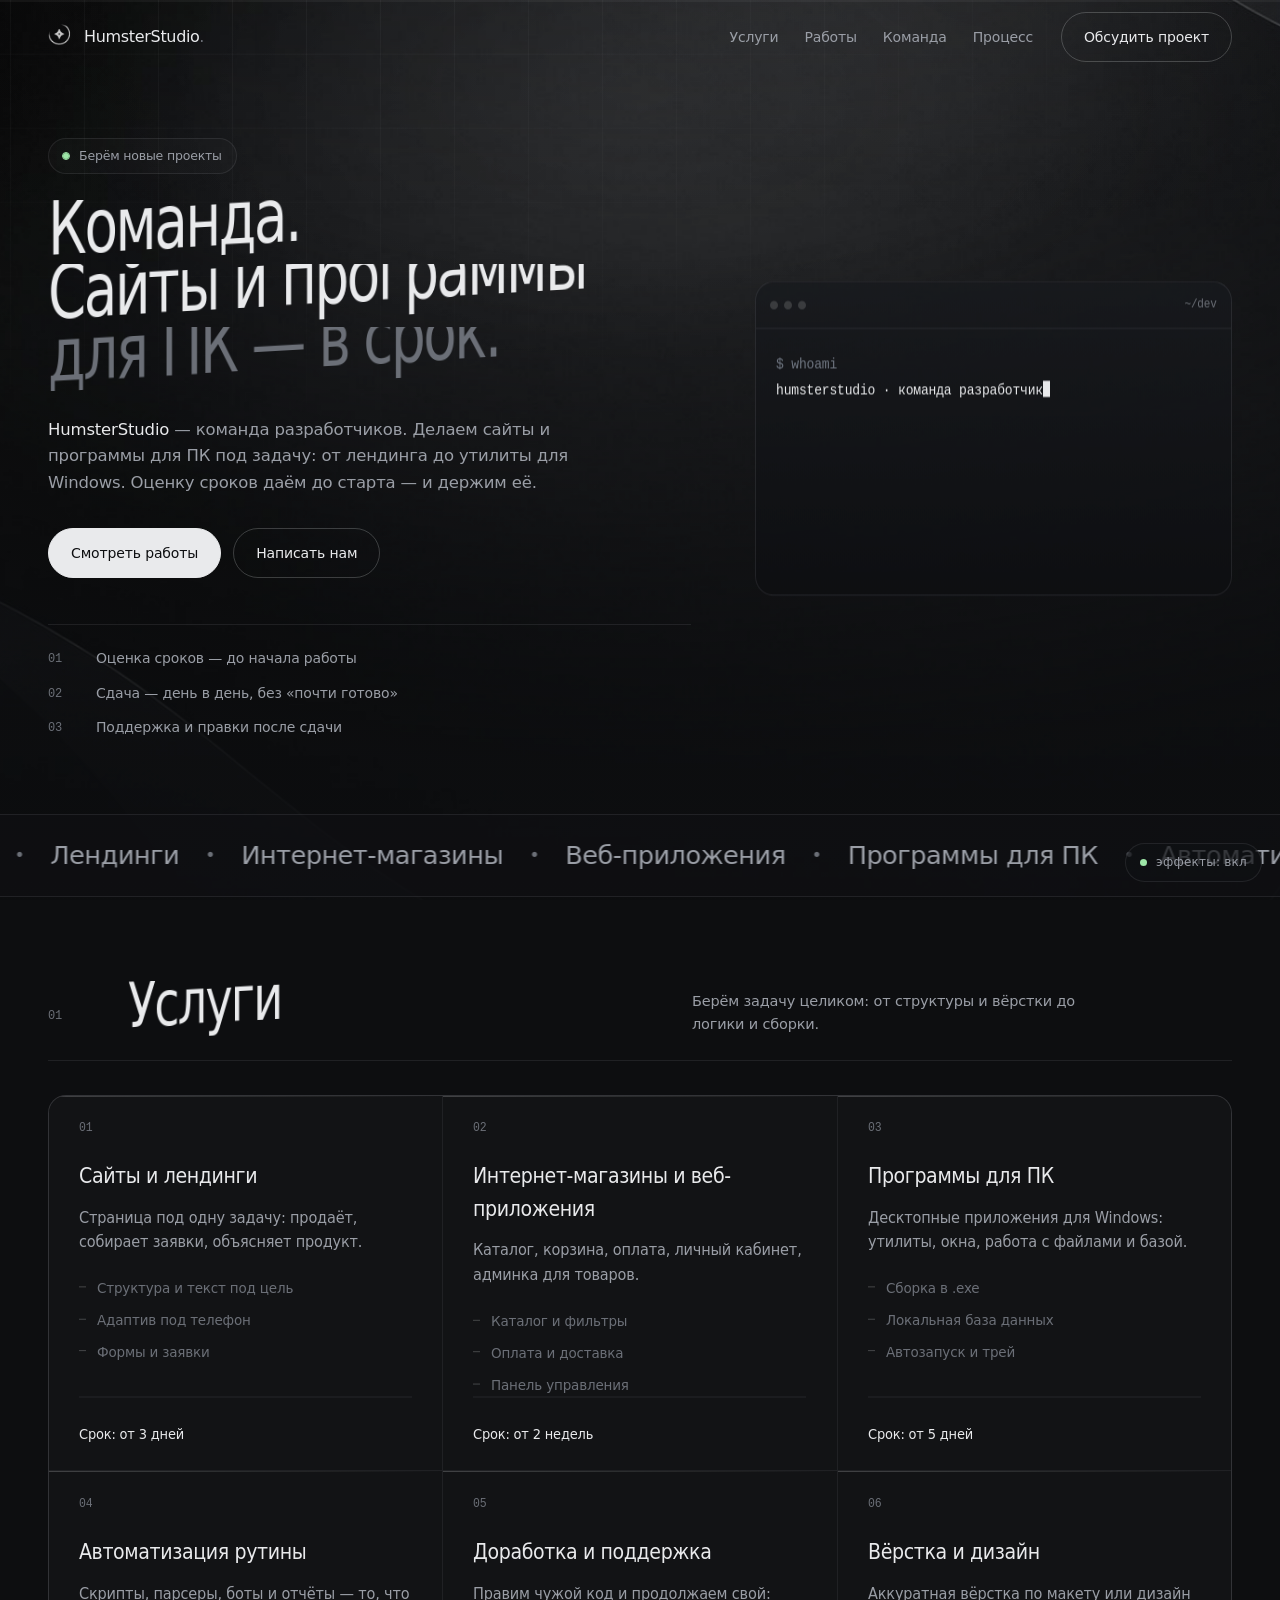
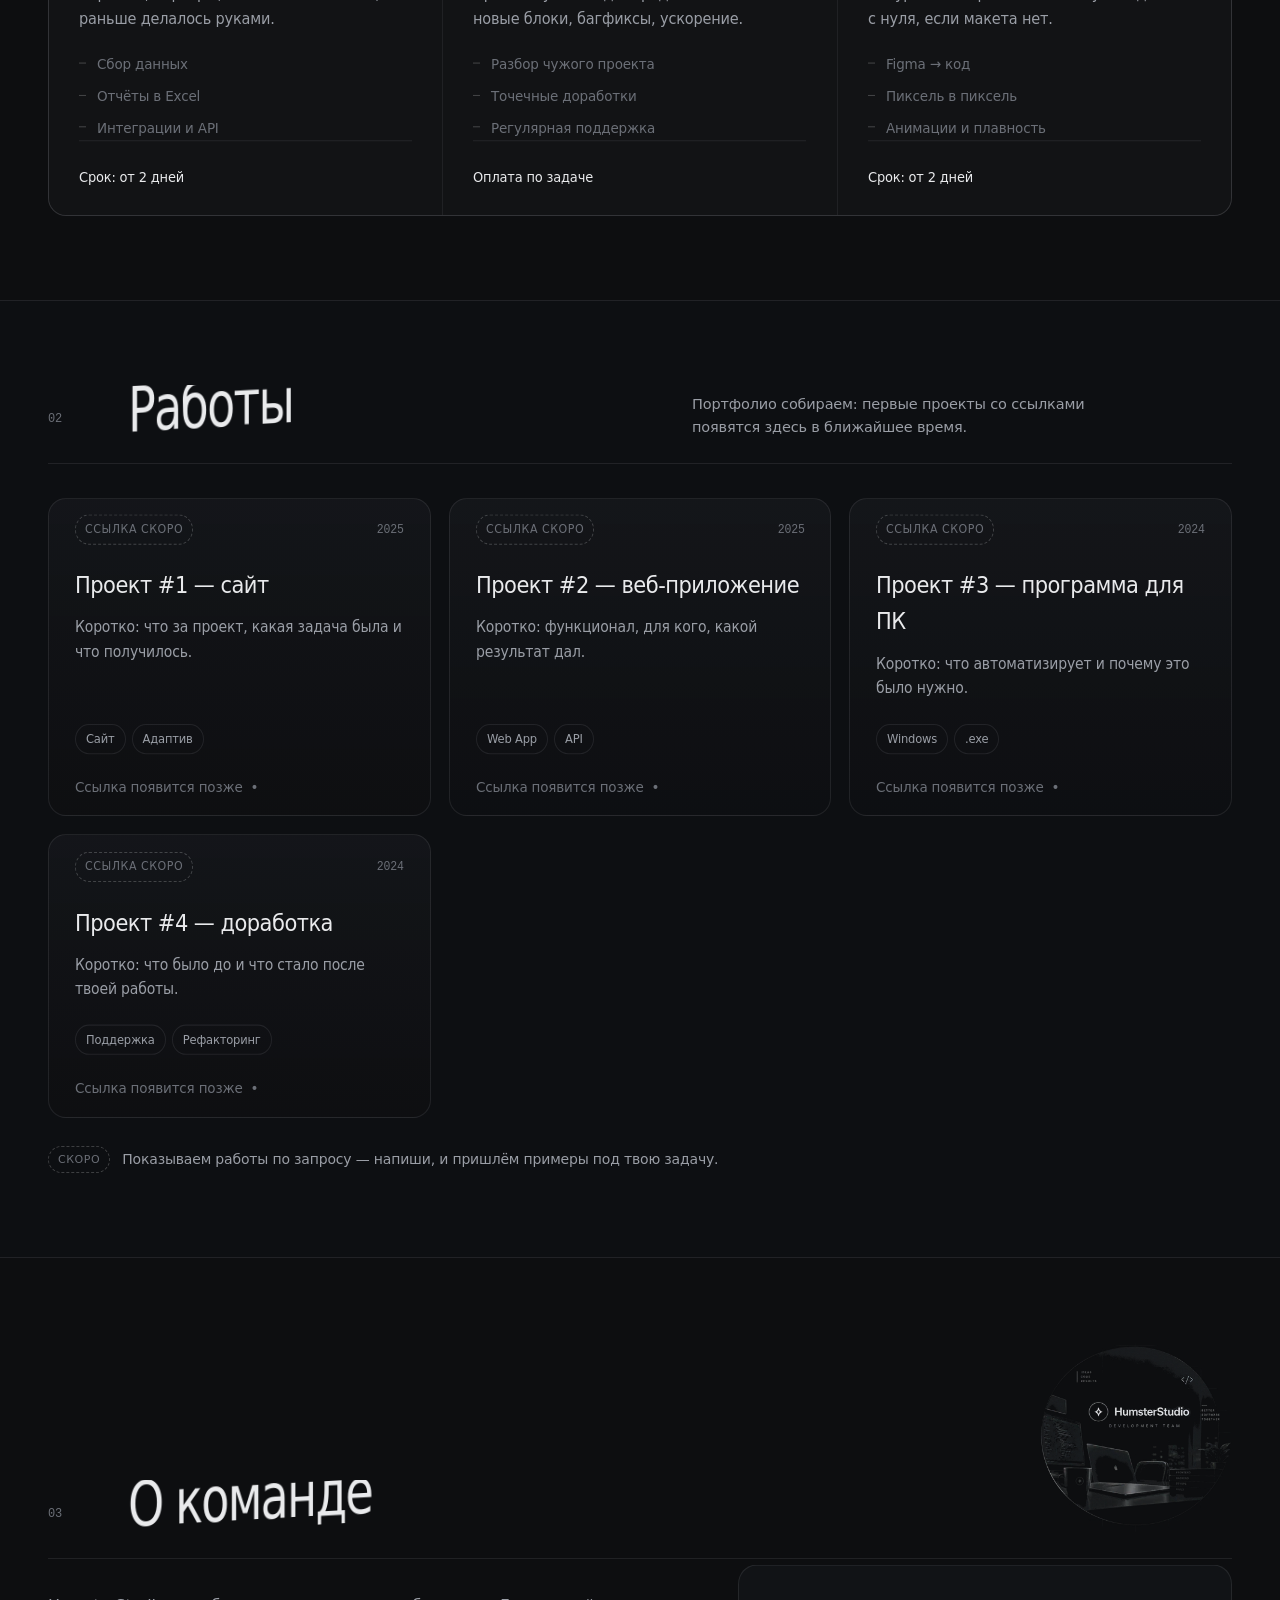
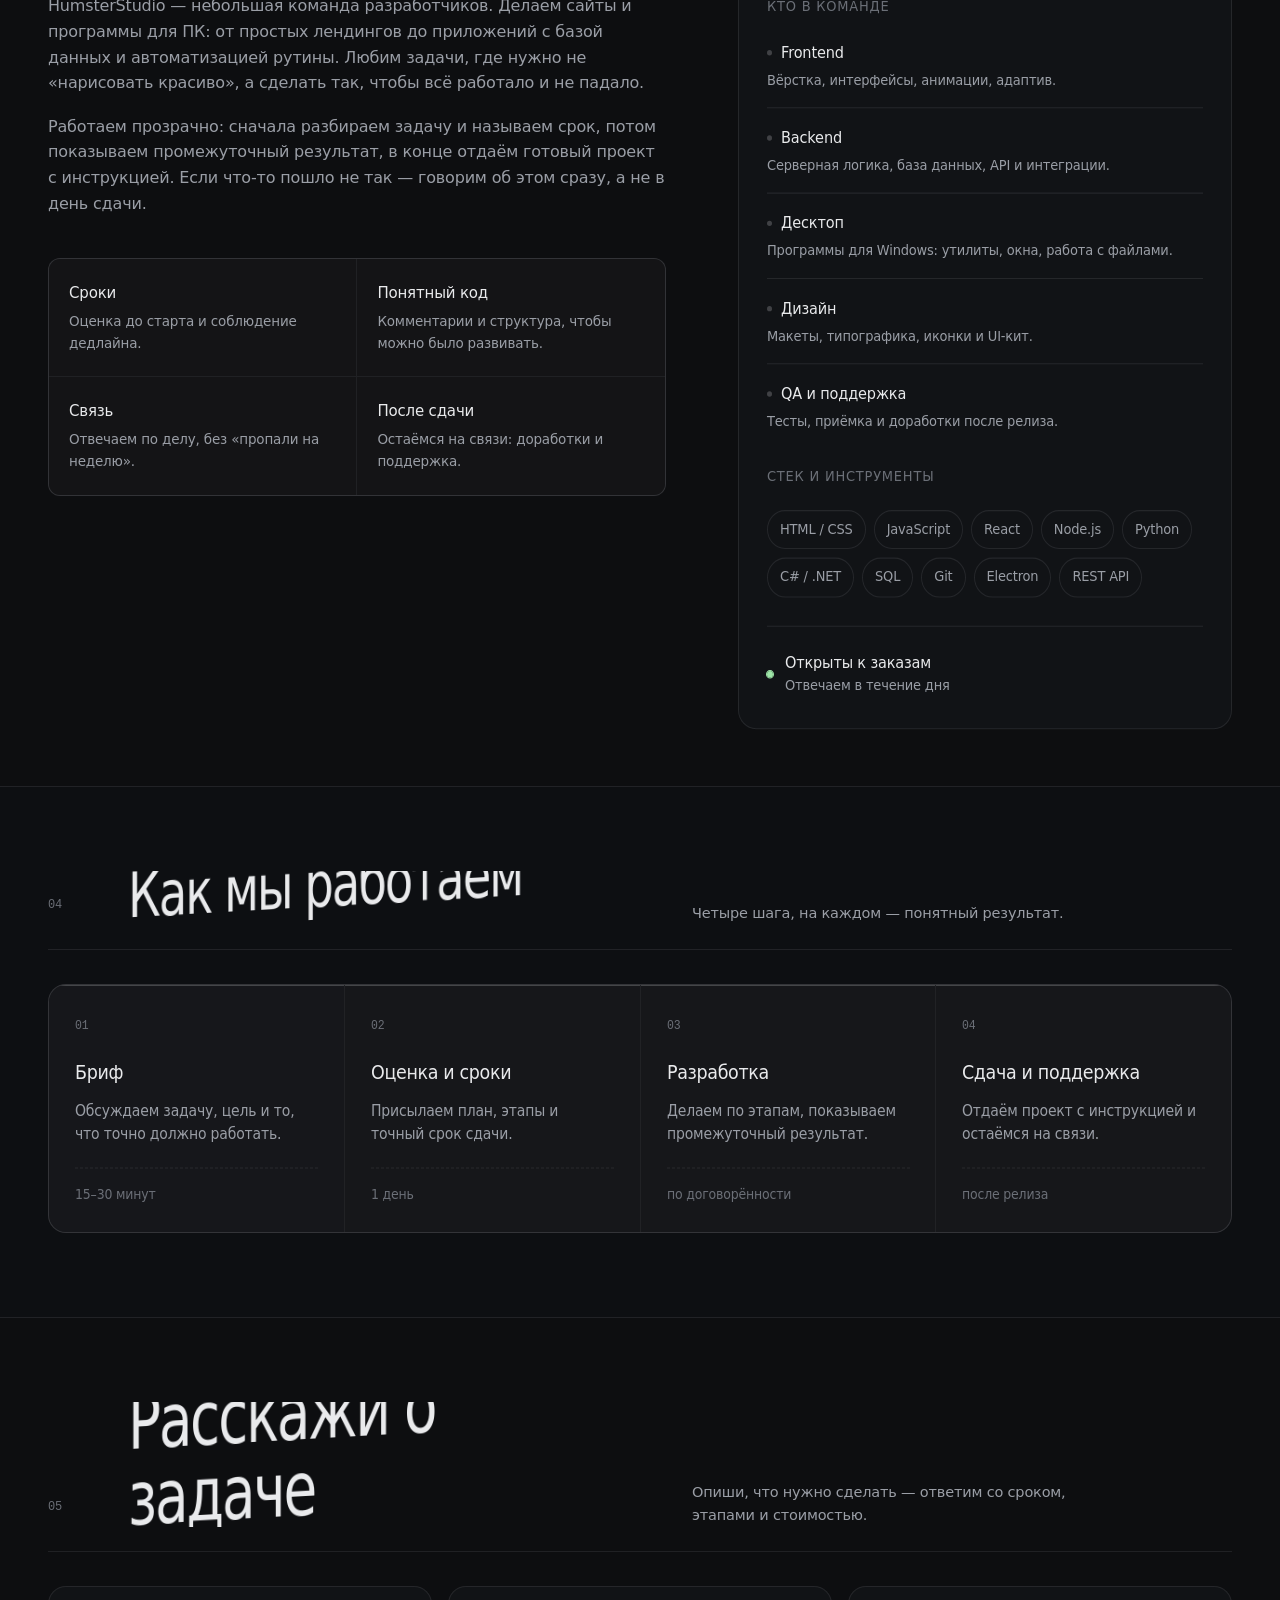
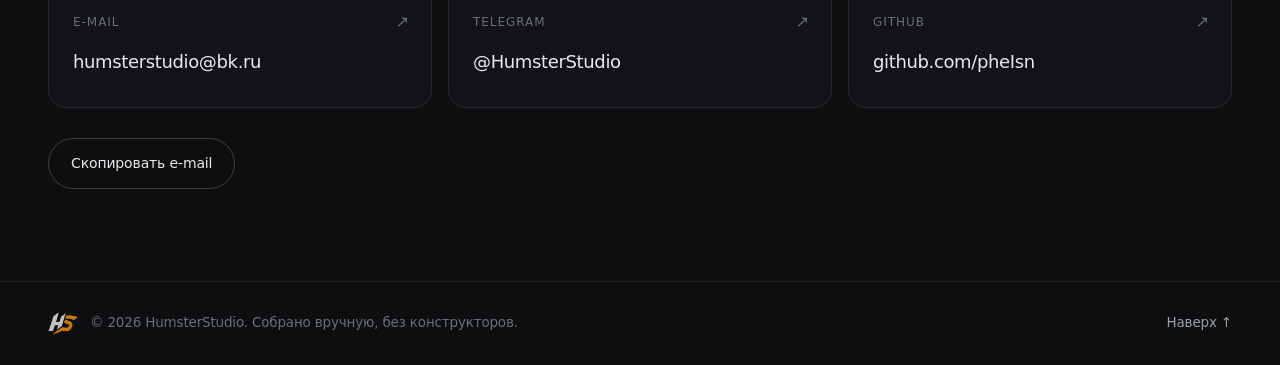
<file: standalone.html>
<!DOCTYPE html>
<html lang="ru" class="no-js">
<head>
  <meta charset="utf-8" />
  <meta name="viewport" content="width=device-width, initial-scale=1" />
  <title>HumsterStudio — сайты и программы для ПК</title>
  <meta name="description" content="HumsterStudio — команда разработчиков: сайты, веб-приложения и программы для ПК. Оценка сроков до старта, сдача в срок, поддержка после сдачи." />
  <meta name="theme-color" content="#0d0e10" />
  <meta property="og:title" content="HumsterStudio — сайты и программы для ПК" />
  <meta property="og:description" content="Команда разработчиков: сайты и программы для ПК. Делаем в сроки." />
  <meta property="og:type" content="website" />
  <link rel="icon" type="image/png" href="[data-uri]" />
  <!-- стили встроены: файл самодостаточный -->
  <style>
/* =========================================================================
   bio-site — styles.css
   Тёмно-серый минимализм. Чистый CSS, без фреймворков и внешних шрифтов.

   ПРАВИЛА ПРОИЗВОДИТЕЛЬНОСТИ (соблюдаются во всём файле):
   1) анимируем только transform и opacity — их считает композитор, а не CPU;
   2) никаких backdrop-filter: размытие фона под элементом пересчитывается
      каждый кадр прокрутки. Вместо него — полупрозрачные подложки;
   3) никаких filter: blur() на больших слоях и никаких filter с меняющимися
      переменными в рантайме — мягкость даёт сам градиент;
   4) никаких анимаций box-shadow (перерисовка каждый кадр) — только opacity;
   5) никаких сетевых запросов за шрифтами — системный стек.

   СОДЕРЖАНИЕ
   01 Токены          08 Кнопки              15 Процесс
   02 База            09 Hero                16 Контакты
   03 Сетка           10 Бегущая строка      17 Футер
   04 Служебное       11 Секции              18 Появление блоков
   05 Фон             12 Услуги              19 Адаптив
   06 Курсор          13 Работы              20 Предпочтения и печать
   07 Хедер           14 Обо мне
   ========================================================================= */

/* =========================================================================
   01. ТОКЕНЫ
   ========================================================================= */
:root {
  /* цвета */
  --bg: #0d0e10;
  --bg-alt: #101114;
  --surface: #15171a;
  --line: rgba(233, 234, 236, 0.09);
  --line-strong: rgba(233, 234, 236, 0.22);
  --text: #e9eaec;
  --muted: #9a9ea6;
  --dim: #6b6f77;
  --ok: #9ee6a8;

  /* геометрия */
  --radius: 18px;
  --radius-sm: 12px;
  --wrap: 1240px;
  --header-h: 74px;

  /* движение */
  --ease: cubic-bezier(0.22, 1, 0.36, 1);
  --dur: 0.5s;

  /* шрифты: системные, ноль запросов в сеть */
  --font-sans: "Segoe UI Variable Text", "Segoe UI", system-ui, -apple-system, "Helvetica Neue", Arial, sans-serif;
  --font-mono: "Cascadia Mono", "JetBrains Mono", Consolas, ui-monospace, "SF Mono", Menlo, monospace;
}

/* =========================================================================
   02. БАЗА
   ========================================================================= */
*,
*::before,
*::after { box-sizing: border-box; }

html {
  -webkit-text-size-adjust: 100%;
  background: var(--bg);           /* мгновенная первая отрисовка, без «белой вспышки» */
  color-scheme: dark;              /* тёмные скроллбары и системные контролы */
}

body {
  margin: 0;
  min-height: 100%;
  background: transparent;         /* фон рисует .bg, body под ним */
  color: var(--text);
  font-family: var(--font-sans);
  font-size: 16px;
  line-height: 1.6;
  letter-spacing: -0.011em;
  overflow-x: hidden;
  -webkit-font-smoothing: antialiased;
}

body.is-locked { overflow: hidden; }

h1, h2, h3, h4, p, ul, ol, dl, figure { margin: 0; }
ul, ol { padding: 0; list-style: none; }
img, svg { display: block; max-width: 100%; }
a { color: inherit; text-decoration: none; }
button {
  padding: 0;
  font: inherit;
  color: inherit;
  background: none;
  border: 0;
}
code, pre { font-family: var(--font-mono); }

::selection { background: rgba(233, 234, 236, 0.2); color: #fff; }

:focus-visible {
  outline: 1px solid var(--line-strong);
  outline-offset: 3px;
  border-radius: 4px;
}

/* системный курсор прячем только когда кастомный реально работает */
html.cursor-custom,
html.cursor-custom * { cursor: none !important; }

/* =========================================================================
   03. СЕТКА
   ========================================================================= */
.wrap {
  width: 100%;
  max-width: var(--wrap);
  margin: 0 auto;
  padding: 0 28px;
}

/* =========================================================================
   04. СЛУЖЕБНОЕ
   ========================================================================= */
.skip-link {
  position: fixed;
  top: -100px;
  left: 16px;
  z-index: 1000;
  padding: 10px 14px;
  background: var(--surface);
  border: 1px solid var(--line);
  border-radius: 10px;
  transition: top 0.25s var(--ease);
}
.skip-link:focus { top: 16px; }

.progress {
  position: fixed;
  top: 0; left: 0; right: 0;
  z-index: 60;
  height: 2px;
  background: rgba(233, 234, 236, 0.05);
}
.progress__bar {
  display: block;
  width: 100%;
  height: 100%;
  transform: scaleX(0);
  transform-origin: left center;
  background: linear-gradient(90deg, rgba(233, 234, 236, 0.25), rgba(233, 234, 236, 0.75));
}

/* кнопка «эффекты»: ещё и переключатель нагрузки на слабых машинах */
.fx-toggle {
  position: fixed;
  right: 18px;
  bottom: 18px;
  z-index: 70;
  display: inline-flex;
  align-items: center;
  gap: 9px;
  padding: 9px 14px;
  font-size: 12px;
  color: var(--muted);
  letter-spacing: 0.02em;
  background: rgba(16, 17, 20, 0.72);
  border: 1px solid var(--line);
  border-radius: 999px;
  transition: color 0.22s var(--ease), border-color 0.22s var(--ease), background-color 0.22s var(--ease);
}
.fx-toggle:hover { color: var(--text); border-color: var(--line-strong); background: rgba(20, 22, 25, 0.85); }
.fx-toggle__dot {
  width: 7px; height: 7px;
  border-radius: 50%;
  background: var(--ok);
  transition: background-color 0.3s var(--ease);
}
.fx-toggle[aria-pressed="false"] .fx-toggle__dot { background: var(--dim); }

/* ---------- шумовая текстура: статичная, без анимации ---------- */
.grain {
  position: fixed;
  inset: 0;
  z-index: 1;
  pointer-events: none;
  opacity: 0.03;
  background-image: url("data:image/svg+xml,%3Csvg xmlns='http://www.w3.org/2000/svg' width='140' height='140'%3E%3Cfilter id='n'%3E%3CfeTurbulence type='fractalNoise' baseFrequency='0.9' numOctaves='2'/%3E%3C/filter%3E%3Crect width='140' height='140' filter='url(%23n)'/%3E%3C/svg%3E");
  background-repeat: repeat;
}

/* =========================================================================
   05. ФОН
   Слои снизу вверх: фото → прожектор → блик → пылинки → вспышка → виньетка
   ========================================================================= */
.bg {
  position: fixed;
  inset: 0;
  z-index: 0;
  overflow: hidden;
  pointer-events: none;
  background: radial-gradient(120% 80% at 50% -10%, #17181b 0%, var(--bg) 62%);
}

/* сюда JS пишет параллакс: translate3d — только композитор */
.bg__parallax {
  position: absolute;
  inset: -9% -5%;
  will-change: transform;
}

/* Основной фон: медленный дрейф с лёгким зумом. Без поворота — в картинке
   есть прямые грани, наклон читался бы как брак.
   Анимируются только transform и opacity, кадр считает композитор. */
.bg__main {
  position: absolute;
  inset: 0;
  background-image: url("[data-uri]");
  background-size: cover;
  background-position: center;
  background-repeat: no-repeat;
  animation: bg-drift 40s ease-in-out infinite alternate;
}
@keyframes bg-drift {
  from { transform: scale(1.06) translate3d(-1.2%, 0.8%, 0); }
  to   { transform: scale(1.12) translate3d(1.2%, -0.8%, 0); }
}

/* пылинки: transform + opacity, мягкая точка градиентом вместо box-shadow */
.bg__particles { position: absolute; inset: 0; }
.bg__particles span {
  position: absolute;
  bottom: -10vh;
  width: 5px;
  height: 5px;
  border-radius: 50%;
  background: radial-gradient(circle, rgba(240, 242, 245, 0.95) 0%, rgba(240, 242, 245, 0) 70%);
  opacity: 0;
  animation-name: bg-float, bg-twinkle;
  animation-timing-function: linear, ease-in-out;
  animation-iteration-count: infinite, infinite;
}
@keyframes bg-float {
  from { transform: translate3d(0, 0, 0) scale(var(--sc, 1)); }
  to   { transform: translate3d(var(--dx, 14px), -110vh, 0) scale(var(--sc, 1)); }
}
@keyframes bg-twinkle {
  0%, 100% { opacity: 0.05; }
  50%      { opacity: var(--po, 0.5); }
}

/* вспышка от скорости прокрутки: JS меняет только opacity */
.bg__flash {
  position: absolute;
  inset: 0;
  opacity: 0;
  background: radial-gradient(62% 46% at 50% 10%, rgba(233, 234, 236, 0.18), rgba(233, 234, 236, 0) 70%);
  will-change: opacity;
}

.bg__vignette {
  position: absolute;
  inset: 0;
  background:
    radial-gradient(120% 85% at 50% 0%, rgba(13, 14, 16, 0) 34%, rgba(13, 14, 16, 0.5) 70%, rgba(13, 14, 16, 0.86) 100%),
    linear-gradient(180deg, rgba(13, 14, 16, 0.18) 0%, rgba(13, 14, 16, 0) 24%, rgba(13, 14, 16, 0) 78%, rgba(13, 14, 16, 0.55) 100%);
}

/* «тихий» режим: кнопка «эффекты: выкл» и слабые машины */
.is-calm .bg__particles,
.is-calm .grain { display: none; }
.is-calm .bg__main { animation: none; transform: scale(1.06); }

/* =========================================================================
   06. КУРСОР: круг + динамические точки в центре
   ========================================================================= */
.cursor {
  position: fixed;
  top: 0; left: 0;
  z-index: 9999;
  pointer-events: none;
  opacity: 0;
  transition: opacity 0.3s linear;
}
.cursor.is-on { opacity: 1; }

.cursor__ring {
  position: absolute;
  top: 0; left: 0;
  width: 40px; height: 40px;
  margin: -20px 0 0 -20px;
  border: 1px solid rgba(233, 234, 236, 0.45);
  border-radius: 50%;
  will-change: transform;
}
.cursor.is-hover .cursor__ring { border-color: rgba(255, 255, 255, 0.85); }
.cursor.is-down .cursor__ring { border-color: #fff; }

.cursor__sat {
  position: absolute;
  top: 0; left: 0;
  width: 3px; height: 3px;
  margin: -1.5px 0 0 -1.5px;
  border-radius: 50%;
  background: rgba(233, 234, 236, 0.9);
  will-change: transform, opacity;
}

.cursor__dot {
  position: absolute;
  top: 0; left: 0;
  width: 5px; height: 5px;
  margin: -2.5px 0 0 -2.5px;
  border-radius: 50%;
  background: #fff;
  will-change: transform;
}

.cursor__label {
  position: absolute;
  top: 0; left: 0;
  padding: 3px 8px;
  font-size: 11px;
  color: var(--bg);
  text-transform: uppercase;
  letter-spacing: 0.04em;
  white-space: nowrap;
  background: var(--text);
  border-radius: 999px;
  opacity: 0;
  transition: opacity 0.25s var(--ease);
}
.cursor.has-label .cursor__label { opacity: 1; }

.cursor__pulse {
  position: fixed;
  z-index: 9998;
  top: 0; left: 0;
  width: 40px; height: 40px;
  margin: -20px 0 0 -20px;
  pointer-events: none;
  border: 1px solid rgba(233, 234, 236, 0.6);
  border-radius: 50%;
  animation: pulse-out 0.6s var(--ease) forwards;
}
@keyframes pulse-out {
  from { transform: scale(1); opacity: 0.8; }
  to   { transform: scale(2.4); opacity: 0; }
}

/* =========================================================================
   07. ХЕДЕР
   ========================================================================= */
.header {
  position: fixed;
  top: 0; left: 0; right: 0;
  z-index: 50;
  border-bottom: 1px solid transparent;
  transition: background-color 0.35s var(--ease), border-color 0.35s var(--ease);
}
.header.is-stuck {
  background: rgba(13, 14, 16, 0.92);   /* плотная подложка вместо backdrop-filter */
  border-bottom-color: var(--line);
}
.header__inner {
  display: flex;
  align-items: center;
  gap: 28px;
  height: var(--header-h);
}

.brand {
  display: flex;
  align-items: center;
  gap: 10px;
  margin-right: auto;
  font-weight: 500;
  letter-spacing: -0.02em;
}
.brand__mark {
  width: 26px;
  height: 26px;
  flex: none;
  opacity: 0.78;
  transition: opacity 0.3s var(--ease), transform 0.4s var(--ease);
}
.brand:hover .brand__mark { opacity: 1; transform: scale(1.06); }
.brand__name i { color: var(--dim); font-style: normal; }

.nav { display: flex; gap: 26px; }
.nav a {
  position: relative;
  font-size: 14px;
  color: var(--muted);
  transition: color 0.3s var(--ease);
}
.nav a::after {
  content: "";
  position: absolute;
  left: 0; right: 0; bottom: -4px;
  height: 1px;
  background: currentColor;
  transform: scaleX(0);
  transform-origin: left center;
  transition: transform 0.22s var(--ease);
}
.nav a:hover { color: var(--text); }
.nav a:hover::after { transform: scaleX(1); }
.nav__mobile-cta { display: none; }

.burger {
  display: none;
  flex-direction: column;
  align-items: center;
  justify-content: center;
  gap: 5px;
  width: 40px; height: 40px;
  border: 1px solid var(--line);
  border-radius: 10px;
}
.burger span {
  display: block;
  width: 16px; height: 1px;
  background: var(--text);
  transition: transform 0.3s var(--ease);
}
.header.is-open .burger span:first-child { transform: translateY(3px) rotate(45deg); }
.header.is-open .burger span:last-child { transform: translateY(-3px) rotate(-45deg); }

/* =========================================================================
   08. КНОПКИ
   ========================================================================= */
.btn {
  display: inline-flex;
  align-items: center;
  justify-content: center;
  gap: 8px;
  padding: 13px 22px;
  font-size: 14px;
  font-weight: 500;
  letter-spacing: -0.01em;
  color: #0d0e10;
  background: var(--text);
  border: 1px solid var(--text);
  border-radius: 999px;
  transition: transform 0.22s var(--ease), background-color 0.22s var(--ease),
              color 0.22s var(--ease), border-color 0.22s var(--ease), opacity 0.2s;
}
.btn:hover { transform: translateY(-2px); opacity: 0.92; }
.btn:active { transform: translateY(0) scale(0.985); }

.btn--ghost {
  color: var(--text);
  background: transparent;
  border-color: var(--line-strong);
}
.btn--ghost:hover { background: rgba(233, 234, 236, 0.06); opacity: 1; }

/* =========================================================================
   09. HERO
   ========================================================================= */
.hero {
  position: relative;
  z-index: 2;
  padding: 138px 0 76px;
  overflow: hidden;
}
.hero__grid,
.hero__glow {
  position: absolute;
  inset: -10% -5%;
  pointer-events: none;
}
.hero__grid {
  background-image:
    linear-gradient(to right, rgba(233, 234, 236, 0.055) 1px, transparent 1px),
    linear-gradient(to bottom, rgba(233, 234, 236, 0.055) 1px, transparent 1px);
  background-size: 74px 74px;
  -webkit-mask-image: radial-gradient(115% 85% at 22% 8%, #000 0%, transparent 68%);
  mask-image: radial-gradient(115% 85% at 22% 8%, #000 0%, transparent 68%);
}
.hero__glow {
  background: radial-gradient(48% 42% at 78% 22%, rgba(233, 234, 236, 0.045), transparent 70%);
}

.hero__inner {
  position: relative;
  z-index: 2;
  display: grid;
  grid-template-columns: minmax(0, 1.35fr) minmax(0, 1fr);
  gap: 64px;
  align-items: center;
}
.hero__left { min-width: 0; }

.eyebrow {
  display: inline-flex;
  align-items: center;
  gap: 10px;
  padding: 7px 14px;
  font-size: 12.5px;
  color: var(--muted);
  background: rgba(233, 234, 236, 0.02);
  border: 1px solid var(--line);
  border-radius: 999px;
}

/* индикатор «на связи»: пульс анимируется transform + opacity, а не box-shadow */
.pulse {
  position: relative;
  width: 6px; height: 6px;
  border-radius: 50%;
  background: var(--ok);
  flex: none;
}
.pulse::after {
  content: "";
  position: absolute;
  inset: -1px;
  border: 1px solid var(--ok);
  border-radius: 50%;
  animation: pulse-ring 2.6s ease-out infinite;
}
@keyframes pulse-ring {
  from { transform: scale(0.7); opacity: 0.6; }
  to   { transform: scale(2.6); opacity: 0; }
}

.hero__title {
  margin: 26px 0 0;
  /* размер подобран так, чтобы самая длинная строка («Сайты и программы»)
     помещалась целиком: тогда маска выезжает ровно по строкам */
  font-size: clamp(2.2rem, 4.6vw, 4.3rem);
  font-weight: 500;
  line-height: 1.02;
  letter-spacing: -0.045em;
}
.hero__title .line { display: block; overflow: hidden; padding-bottom: 0.06em; }
.line--dim .reveal--up { color: var(--dim); }

/* на широком экране строки не переносятся — заголовок читается как три титра */
@media (min-width: 1081px) {
  .hero__title .reveal--up { white-space: nowrap; }
}

/* Элементы, которые тянутся от скорости прокрутки: transform пишет frame()
   в script.js. Отдельный слой нужен, чтобы не спорить с .reveal — поэтому
   внутри маски живёт свой элемент. */
[data-stretch] {
  display: inline-block;
  transform-origin: left center;
  will-change: transform;
}
[data-stretch-soft] { will-change: transform; }

/* маска: заголовок выезжает снизу, как титр в кино */
.mask { display: block; overflow: hidden; padding-bottom: 0.08em; }

.hero__lead {
  max-width: 54ch;
  margin-top: 26px;
  font-size: 16.5px;
  color: var(--muted);
}
.hero__lead b { color: var(--text); font-weight: 500; }

.hero__actions { display: flex; flex-wrap: wrap; gap: 12px; margin-top: 32px; }

.facts {
  display: grid;
  gap: 12px;
  margin-top: 46px;
  padding-top: 22px;
  border-top: 1px solid var(--line);
}
.facts li {
  display: grid;
  grid-template-columns: 34px 1fr;
  gap: 14px;
  font-size: 14px;
  color: var(--muted);
}
.facts b {
  padding-top: 3px;
  font-family: var(--font-mono);
  font-size: 12px;
  font-weight: 400;
  color: var(--dim);
}

/* консольная карточка */
.hero__card { perspective: 1000px; }   /* нужен для 3D-наклона консоли */
.console {
  overflow: hidden;
  background: linear-gradient(180deg, rgba(24, 26, 30, 0.78), rgba(14, 15, 18, 0.86));
  border: 1px solid var(--line);
  border-radius: var(--radius);
  will-change: transform;
}
.console__bar {
  display: flex;
  align-items: center;
  gap: 6px;
  padding: 12px 14px;
  border-bottom: 1px solid var(--line);
}
.console__bar span {
  width: 8px; height: 8px;
  background: rgba(233, 234, 236, 0.16);
  border-radius: 50%;
}
.console__bar em {
  margin-left: auto;
  font-family: var(--font-mono);
  font-size: 11px;
  font-style: normal;
  color: var(--dim);
}
.console__body {
  min-height: 246px;
  margin: 0;
  padding: 22px 20px 26px;
  font-size: 13px;
  line-height: 1.85;
  color: #cfd3d8;
  white-space: pre-wrap;
  word-break: break-word;
}
.console__body .cm { color: #6f7681; }
.console__body .k { color: var(--text); }

.caret {
  display: inline-block;
  width: 7px; height: 15px;
  vertical-align: -2px;
  background: var(--text);
  animation: blink 1.05s steps(2, start) infinite;
}
@keyframes blink { 50% { opacity: 0; } }

/* =========================================================================
   10. БЕГУЩАЯ СТРОКА (скорость реагирует на прокрутку)
   ========================================================================= */
.marquee {
  position: relative;
  z-index: 2;
  padding: 20px 0;
  overflow: hidden;
  background: rgba(16, 17, 20, 0.5);
  border-top: 1px solid var(--line);
  border-bottom: 1px solid var(--line);
}
.marquee__track {
  display: flex;
  width: max-content;
  will-change: transform;
}
.marquee__group {
  display: flex;
  align-items: center;
  gap: 26px;
  padding-right: 26px;
  font-size: clamp(1.05rem, 2.2vw, 1.6rem);
  letter-spacing: -0.02em;
  color: var(--muted);
  white-space: nowrap;
}
.marquee__group i { font-size: 0.7em; font-style: normal; color: var(--dim); }

/* =========================================================================
   11. СЕКЦИИ
   ========================================================================= */
.section {
  position: relative;
  z-index: 2;
  padding: 84px 0;
}
.section--alt {
  background: rgba(16, 17, 20, 0.62);
  border-top: 1px solid var(--line);
  border-bottom: 1px solid var(--line);
}

.section__head {
  display: grid;
  grid-template-columns: 56px minmax(0, 1fr) minmax(0, 1fr);
  gap: 24px;
  align-items: end;
  margin-bottom: 34px;
  padding-bottom: 24px;
  border-bottom: 1px solid var(--line);
}
.section__index {
  position: relative;
  display: inline-block;
  padding-bottom: 10px;
  font-family: var(--font-mono);
  font-size: 12px;
  color: var(--dim);
}
/* полоска заполняется по мере прокрутки секции (пишет frame() в script.js) */
.section__index-bar {
  position: absolute;
  left: 0; bottom: 0;
  width: 44px; height: 1px;
  background: linear-gradient(90deg, var(--line-strong), rgba(233, 234, 236, 0.06));
  transform: scaleX(0);
  transform-origin: left center;
}
.section__title {
  font-size: clamp(1.9rem, 4.4vw, 3.1rem);
  font-weight: 500;
  line-height: 1.02;
  letter-spacing: -0.04em;
}
.section__title--big { font-size: clamp(2rem, 4.6vw, 3.7rem); }
.section__note {
  max-width: 46ch;
  font-size: 14.5px;
  color: var(--muted);
}
.section__note code {
  padding: 2px 6px;
  font-size: 12.5px;
  color: var(--text);
  background: rgba(233, 234, 236, 0.07);
  border-radius: 6px;
}

/* =========================================================================
   12. УСЛУГИ
   ========================================================================= */
.cards {
  display: grid;
  /* ровно три колонки: шесть услуг = две полные строки, без пустых ячеек,
     которые иначе светятся фоном-разделителем */
  grid-template-columns: repeat(3, minmax(0, 1fr));
  gap: 1px;                        /* линии-разделители между карточками */
  overflow: hidden;
  background: var(--line);
  border: 1px solid var(--line);
  border-radius: var(--radius);
}
.card {
  position: relative;
  isolation: isolate;
  padding: 34px 30px 36px;
  background: rgba(13, 14, 16, 0.72);
  transition: background-color 0.3s var(--ease);
}
.section--alt .card { background: rgba(18, 19, 22, 0.66); }
.card::before {
  content: "";
  position: absolute;
  inset: 0;
  z-index: -1;
  opacity: 0;
  background: radial-gradient(340px circle at var(--mx, 50%) var(--my, 0%), rgba(233, 234, 236, 0.075), transparent 62%);
  transition: opacity 0.3s var(--ease);
}
.card:hover::before { opacity: 1; }
.card:hover { background: rgba(23, 25, 29, 0.78); }

/* линия, которая прочерчивается, когда карточка появилась */
.card::after {
  content: "";
  position: absolute;
  top: 0; left: 0; right: 0;
  height: 1px;
  background: linear-gradient(90deg, var(--line-strong), rgba(233, 234, 236, 0));
  transform: scaleX(0);
  transform-origin: left center;
  transition: transform 0.9s var(--ease);
  transition-delay: var(--delay, 0ms);
}
.card.is-in::after { transform: scaleX(1); }

/* внутренний слой: здесь живёт стретч, внешний отдан .reveal */
.card__body { display: flex; flex-direction: column; height: 100%; }

.card__num { font-family: var(--font-mono); font-size: 11.5px; color: var(--dim); }
.card__title { margin-top: 20px; font-size: 19px; font-weight: 500; letter-spacing: -0.02em; }
.card__text { margin-top: 12px; font-size: 14.5px; color: var(--muted); }
.card__list { display: grid; gap: 8px; margin-top: 20px; }
.card__list li {
  position: relative;
  padding-left: 18px;
  font-size: 13.5px;
  color: var(--dim);
}
.card__list li::before {
  content: "";
  position: absolute;
  left: 0; top: 9px;
  width: 7px; height: 1px;
  background: var(--line-strong);
}
.card__price {
  margin-top: auto;          /* цена всегда прижата к низу карточки — ровно в ряду */
  padding-top: 24px;
  font-size: 13px;
  color: var(--muted);
  border-top: 1px solid var(--line);
}
.card__price b { color: var(--text); font-weight: 500; }

/* =========================================================================
   13. РАБОТЫ
   ========================================================================= */
.works {
  display: grid;
  grid-template-columns: repeat(auto-fit, minmax(320px, 1fr));
  gap: 18px;
}
.work {
  position: relative;
  display: flex;
  flex-direction: column;
  min-height: 268px;
  padding: 26px;
  overflow: hidden;
  background: linear-gradient(180deg, rgba(24, 26, 30, 0.66), rgba(14, 15, 18, 0.78));
  border: 1px solid var(--line);
  border-radius: var(--radius);
  transition: border-color 0.3s var(--ease);
}
.work::after {
  content: "";
  position: absolute;
  inset: 0;
  opacity: 0;
  pointer-events: none;
  background: radial-gradient(420px circle at var(--mx, 50%) var(--my, 50%), rgba(233, 234, 236, 0.07), transparent 60%);
  transition: opacity 0.3s var(--ease);
}
.work:hover { border-color: var(--line-strong); }
.work:hover::after { opacity: 1; }

/* блик, который проходит по карточке при наведении (только transform) */
.work::before,
.contact__card::before {
  content: "";
  position: absolute;
  inset: 0;
  pointer-events: none;
  background: linear-gradient(115deg,
    rgba(233, 234, 236, 0) 32%,
    rgba(233, 234, 236, 0.09) 46%,
    rgba(233, 234, 236, 0) 60%);
  transform: translate3d(-130%, 0, 0);
  transition: transform 0.9s var(--ease);
}
.work:hover::before,
.contact__card:hover::before { transform: translate3d(130%, 0, 0); }

/* стретч живёт на внутреннем слое, чтобы не спорить с transform у .reveal */
.work__body {
  display: flex;
  flex-direction: column;
  flex: 1 1 auto;
  will-change: transform;
}
.work__top { display: flex; align-items: center; gap: 10px; }
.work__year {
  margin-left: auto;
  font-family: var(--font-mono);
  font-size: 11.5px;
  color: var(--dim);
}
.work__title { margin-top: 22px; font-size: 21px; font-weight: 500; letter-spacing: -0.025em; }
.work__text { max-width: 42ch; margin-top: 10px; font-size: 14px; color: var(--muted); }
.work__tags { display: flex; flex-wrap: wrap; gap: 6px; margin-top: auto; padding-top: 22px; }
.work__tags span {
  padding: 4px 10px;
  font-size: 11.5px;
  color: var(--muted);
  border: 1px solid var(--line);
  border-radius: 999px;
}
.work__link {
  display: inline-flex;
  align-items: center;
  gap: 8px;
  margin-top: 20px;
  font-size: 13.5px;
  color: var(--text);
}
.work__link i { font-style: normal; transition: transform 0.22s var(--ease); }
.work:hover .work__link i { transform: translate(3px, -3px); }
.work--empty .work__link { color: var(--dim); }

.badge {
  display: inline-flex;
  align-items: center;
  padding: 4px 9px;
  font-size: 11px;
  color: var(--muted);
  text-transform: uppercase;
  letter-spacing: 0.05em;
  border: 1px solid var(--line-strong);
  border-radius: 999px;
}
.badge--soft { color: var(--dim); border-style: dashed; }

.works__hint {
  display: flex;
  flex-wrap: wrap;
  align-items: center;
  gap: 12px;
  margin-top: 28px;
  font-size: 14px;
  color: var(--muted);
}
.works__noscript { color: var(--muted); }

/* =========================================================================
   14. ОБО МНЕ / О КОМАНДЕ
   ========================================================================= */
/* три колонки: номер, заголовок и эмблема бренда справа */
.about__head { grid-template-columns: 56px minmax(0, 1fr) auto; }
.about__emblem {
  width: clamp(120px, 15vw, 200px);
  height: auto;
  align-self: end;
  justify-self: end;
  opacity: 0.92;
}
.about__body {
  display: grid;
  grid-template-columns: minmax(0, 1.25fr) minmax(0, 1fr);
  gap: 72px;
}
.about__text p { max-width: 62ch; font-size: 16px; color: var(--muted); }
.about__text p + p { margin-top: 18px; }

.principles {
  display: grid;
  grid-template-columns: repeat(auto-fit, minmax(240px, 1fr));
  gap: 1px;
  margin-top: 42px;
  overflow: hidden;
  background: var(--line);
  border: 1px solid var(--line);
  border-radius: var(--radius-sm);
}
.principles li { padding: 22px 20px; background: rgba(13, 14, 16, 0.62); }
.principles b { display: block; font-size: 15px; font-weight: 500; }
.principles span { display: block; margin-top: 6px; font-size: 13.5px; color: var(--muted); }

.about__side {
  align-self: start;
  padding: 28px;
  background: rgba(21, 23, 27, 0.66);
  border: 1px solid var(--line);
  border-radius: var(--radius);
}
.side__title {
  font-size: 13px;
  font-weight: 500;
  color: var(--dim);
  text-transform: uppercase;
  letter-spacing: 0.06em;
}
.side__title--gap { margin-top: 30px; }

/* роли в команде: список с маркерами, появляется каскадом */
.roles { display: grid; gap: 16px; margin-top: 20px; }
.role {
  display: grid;
  gap: 4px;
  padding-bottom: 14px;
  border-bottom: 1px solid var(--line);
}
.role:last-child { padding-bottom: 0; border-bottom: 0; }
.role b { font-size: 14.5px; font-weight: 500; letter-spacing: -0.01em; }
.role b::before {
  content: "";
  display: inline-block;
  width: 5px; height: 5px;
  margin-right: 9px;
  vertical-align: 2px;
  background: var(--line-strong);
  border-radius: 50%;
}
.role span { font-size: 13px; color: var(--muted); }
.chips { display: flex; flex-wrap: wrap; gap: 8px; margin-top: 20px; }
.chips span {
  padding: 7px 12px;
  font-size: 13px;
  color: var(--muted);
  border: 1px solid var(--line);
  border-radius: 999px;
  transition: color 0.3s var(--ease), border-color 0.3s var(--ease), transform 0.3s var(--ease);
}
.chips span:hover { color: var(--text); border-color: var(--line-strong); transform: translateY(-2px); }

.availability {
  display: flex;
  align-items: center;
  gap: 12px;
  margin-top: 26px;
  padding-top: 22px;
  border-top: 1px solid var(--line);
}
.availability b { display: block; font-size: 14.5px; font-weight: 500; }
.availability span:not(.pulse) { display: block; font-size: 13px; color: var(--muted); }

/* =========================================================================
   15. ПРОЦЕСС
   ========================================================================= */
.steps {
  display: grid;
  grid-template-columns: repeat(auto-fit, minmax(250px, 1fr));
  gap: 1px;
  overflow: hidden;
  background: var(--line);
  border: 1px solid var(--line);
  border-radius: var(--radius);
}
.step { position: relative; padding: 32px 26px 34px; background: rgba(18, 19, 22, 0.66); }

/* линия шага прочерчивается по очереди: у каждого своя задержка */
.step::before {
  content: "";
  position: absolute;
  top: 0; left: 0; right: 0;
  height: 1px;
  background: var(--line-strong);
  transform: scaleX(0);
  transform-origin: left center;
  transition: transform 0.9s var(--ease);
  transition-delay: var(--delay, 0ms);
}
.step.is-in::before { transform: scaleX(1); }

.step__body { display: block; }
.step__num { font-family: var(--font-mono); font-size: 11.5px; color: var(--dim); }
.step__title { margin-top: 18px; font-size: 17.5px; font-weight: 500; letter-spacing: -0.02em; }
.step__text { margin-top: 10px; font-size: 14px; color: var(--muted); }
.step__meta {
  margin-top: 20px;
  padding-top: 14px;
  font-size: 12.5px;
  color: var(--dim);
  border-top: 1px dashed var(--line);
}

/* =========================================================================
   16. КОНТАКТЫ
   ========================================================================= */
.contact { padding-bottom: 92px; }
.contact__grid {
  display: grid;
  grid-template-columns: repeat(auto-fit, minmax(266px, 1fr));
  gap: 16px;
}
.contact__card {
  position: relative;
  display: block;
  padding: 26px 24px 30px;
  overflow: hidden;
  background: rgba(21, 23, 27, 0.62);
  border: 1px solid var(--line);
  border-radius: var(--radius);
  transition: border-color 0.3s var(--ease), background-color 0.3s var(--ease), transform 0.35s var(--ease);
}
.contact__card:hover {
  background: rgba(28, 31, 36, 0.74);
  border-color: var(--line-strong);
}
.contact__label {
  display: block;
  font-size: 12px;
  color: var(--dim);
  text-transform: uppercase;
  letter-spacing: 0.08em;
}
.contact__value { display: block; margin-top: 16px; font-size: 18px; letter-spacing: -0.02em; }
.contact__arrow {
  position: absolute;
  top: 22px; right: 22px;
  color: var(--dim);
  transition: transform 0.22s var(--ease), color 0.22s var(--ease);
}
.contact__card:hover .contact__arrow { color: var(--text); transform: translate(3px, -3px); }

.copy { margin-top: 30px; }

/* =========================================================================
   17. ФУТЕР
   ========================================================================= */
.footer {
  position: relative;
  z-index: 2;
  padding: 30px 0;
  border-top: 1px solid var(--line);
}
.footer__inner {
  display: flex;
  flex-wrap: wrap;
  align-items: center;
  justify-content: space-between;
  gap: 18px;
  font-size: 13.5px;
  color: var(--dim);
}
.footer__inner a { color: var(--muted); }
.footer__inner a:hover { color: var(--text); }

/* монограмма бренда в подвале */
.footer__brand { display: inline-flex; align-items: center; gap: 12px; }
.footer__mark {
  width: 30px;
  height: auto;
  opacity: 0.8;
  transition: opacity 0.3s var(--ease);
}
.footer__brand:hover .footer__mark { opacity: 1; }

/* =========================================================================
   18. ПОЯВЛЕНИЕ БЛОКОВ
   ========================================================================= */
.reveal {
  opacity: 0;
  transform: translate3d(0, 22px, 0);
  transition: opacity 0.5s var(--ease), transform 0.6s var(--ease);
  transition-delay: var(--delay, 0ms);
}
.reveal.is-in { opacity: 1; transform: none; }

/* Направления появления: у каждого слайда свой вход.
   --up — выезд из маски (заголовки), --left/--right — сбоку, --scale — «выдох». */
.reveal--up {
  opacity: 1;
  transform: translate3d(0, 110%, 0);
  transition: transform 0.72s var(--ease);
  transition-delay: var(--delay, 0ms);
}
.reveal--up.is-in { transform: none; }
.reveal--left { transform: translate3d(-38px, 0, 0); }
.reveal--right { transform: translate3d(38px, 0, 0); }
.reveal--scale { transform: scale(0.9); }

/* Карточки: вход с подъёмом и лёгким «выдохом» — заметнее обычного появления */
.reveal--card {
  transform: translate3d(0, 26px, 0) scale(0.96);
  transition: opacity 0.5s var(--ease), transform 0.62s var(--ease);
  transition-delay: var(--delay, 0ms);
}
.reveal--card.is-in { transform: none; }

/* =========================================================================
   18.1 КАРТОЧКИ: наведение
   translate / rotate — независимые свойства CSS, поэтому они не конфликтуют
   с transform, который используют .reveal и стретч.
   ========================================================================= */
.cards,
.works,
.steps,
.about__side { perspective: 1000px; }

/* Карточки контактов сюда не входят: у них своя анимация — подъём из-за
   «магнита» и подсветка рамки, без наклона и без общего подъёма. */
.card,
.work,
.step,
.role {
  transition: translate 0.22s var(--ease), rotate 0.28s var(--ease), opacity 0.5s var(--ease),
              transform 0.62s var(--ease), border-color 0.3s var(--ease), background-color 0.3s var(--ease);
}

.card:hover,
.work:hover,
.step:hover { translate: 0 -4px; }
.role:hover { translate: 6px 0; }

/* внутренние акценты: номер подсвечивается и сдвигается, заголовок чуть всплывает */
.card__num,
.step__num { display: inline-block; transition: color 0.22s var(--ease), translate 0.22s var(--ease); }
.card:hover .card__num,
.step:hover .step__num { color: var(--text); translate: 3px 0; }

.card__title,
.step__title { transition: translate 0.25s var(--ease); }
.card:hover .card__title,
.step:hover .step__title { translate: 0 -1px; }

/* блик под курсором в шагах процесса — в карточках услуг и работ он уже есть */
.step::after {
  content: "";
  position: absolute;
  inset: 0;
  opacity: 0;
  pointer-events: none;
  background: radial-gradient(300px circle at var(--mx, 50%) var(--my, 50%), rgba(233, 234, 236, 0.06), transparent 62%);
  transition: opacity 0.3s var(--ease);
}
.step:hover::after { opacity: 1; }

/* Страховка: класс no-js снимает только скрипт. Если он не выполнился
   (выключен, не загрузился, упал) — не оставляем страницу пустой. */
.no-js .reveal { opacity: 1; transform: none; }

/* =========================================================================
   19. АДАПТИВ
   ========================================================================= */
@media (max-width: 1080px) {
  .hero { padding-top: 118px; }
  .hero__inner { grid-template-columns: 1fr; gap: 40px; }
  .about__body { grid-template-columns: 1fr; gap: 40px; }
  .section__head { grid-template-columns: 44px minmax(0, 1fr); }
  .section__note { grid-column: 2 / -1; }
  /* на узком экране эмблема уезжает под заголовок */
  .about__emblem {
    grid-column: 2 / -1;
    justify-self: start;
    width: clamp(110px, 28vw, 150px);
    margin-top: 20px;
  }
  .cards { grid-template-columns: repeat(2, minmax(0, 1fr)); }
}

@media (max-width: 700px) {
  .cards { grid-template-columns: 1fr; }
}

@media (max-width: 860px) {
  .wrap { padding: 0 20px; }
  .section { padding: 62px 0; }
  .section__head { margin-bottom: 26px; padding-bottom: 20px; }
  .hero { padding: 100px 0 56px; }
  .hero__title { font-size: clamp(2.3rem, 11vw, 3.6rem); }
  .facts { margin-top: 30px; }

  .nav {
    position: fixed;
    inset: var(--header-h) 0 auto 0;
    flex-direction: column;
    gap: 0;
    padding: 8px 20px 22px;
    background: rgba(13, 14, 16, 0.97);
    border-bottom: 1px solid var(--line);
    opacity: 0;
    transform: translateY(-12px);
    pointer-events: none;
    transition: opacity 0.3s var(--ease), transform 0.35s var(--ease);
  }
  .nav a { padding: 14px 0; font-size: 16px; border-bottom: 1px solid var(--line); }
  .nav__mobile-cta { display: block; color: var(--text); }
  .header.is-open .nav { opacity: 1; transform: none; pointer-events: auto; }
  .header__cta { display: none; }
  .burger { display: flex; }
}

@media (max-width: 560px) {
  .hero__actions { flex-direction: column; align-items: stretch; }
  .hero__actions .btn { width: 100%; }
  .console__body { min-height: 200px; font-size: 12px; }
  .card { padding: 28px 22px 30px; }
  .footer__inner { flex-direction: column; align-items: flex-start; }
  /* на телефонах фон дышит медленнее — так меньше нагрузки */
  .bg__main { animation-duration: 56s; }
}

/* =========================================================================
   20. ПРЕДПОЧТЕНИЯ И ПЕЧАТЬ
   ========================================================================= */
/* Если в системе включено «уменьшить движение» — гасим декоративные
   анимации фона, но рабочие эффекты (курсор, стретч) остаются:
   ими управляет кнопка «эффекты» на странице. */
@media (prefers-reduced-motion: reduce) {
  .bg__main,
  .bg__particles span { animation: none; }
  .bg__main { transform: scale(1.06); }
  .bg__particles { display: none; }
  .caret { animation: none; }
}

@media print {
  .grain, .progress, .cursor, .marquee, .bg, .fx-toggle { display: none !important; }
  body { color: #000; background: #fff; }
}

  </style>
  <!--
    standalone.html — весь сайт в одном файле.
    Модульная версия: index.html + styles.css + script.js + assets/.
    Собрано скриптом tools/build-standalone.js
  -->
</head>
<body>
  <!-- ================= ФОН: фото-прожектор + анимированные слои ================= -->
  <div class="bg" aria-hidden="true">
    <div class="bg__parallax" data-bg-parallax>
      <div class="bg__main"></div>
    </div>
    <div class="bg__particles" data-particles></div>
    <div class="bg__flash" data-bg-flash></div>
    <div class="bg__vignette"></div>
  </div>

  <!-- шум/текстура поверх фона -->
  <div class="grain" aria-hidden="true"></div>

  <!-- индикатор прокрутки -->
  <div class="progress" aria-hidden="true"><span class="progress__bar"></span></div>

  <!-- кастомный курсор: круг + точки в центре -->
  <div class="cursor" aria-hidden="true">
    <span class="cursor__ring"></span>
    <span class="cursor__sat"></span>
    <span class="cursor__sat"></span>
    <span class="cursor__sat"></span>
    <span class="cursor__sat"></span>
    <span class="cursor__sat"></span>
    <span class="cursor__dot"></span>
    <span class="cursor__label"></span>
  </div>

  <a class="skip-link" href="#works">Перейти к работам</a>

  <header class="header" id="top">
    <div class="wrap header__inner">
      <a class="brand" href="#top" data-magnetic aria-label="HumsterStudio — в начало сайта">
        <img class="brand__mark" src="[data-uri]" alt="" width="26" height="26" />
        <span class="brand__name"><span data-fill="name">HumsterStudio</span><i>.</i></span>
      </a>

      <nav class="nav" id="nav" aria-label="Основная навигация">
        <a href="#services">Услуги</a>
        <a href="#works">Работы</a>
        <a href="#about">Команда</a>
        <a href="#process">Процесс</a>
        <a href="#contact" class="nav__mobile-cta">Связаться</a>
      </nav>

      <a class="btn btn--ghost header__cta" href="#contact" data-magnetic>Обсудить проект</a>

      <button class="burger" type="button" aria-label="Меню" aria-expanded="false" aria-controls="nav">
        <span></span><span></span>
      </button>
    </div>
  </header>

  <main>
    <!-- ================= HERO ================= -->
    <section class="hero" id="hero">
      <div class="hero__grid" data-parallax="0.10" aria-hidden="true"></div>
      <div class="hero__glow" data-parallax="0.22" aria-hidden="true"></div>

      <div class="wrap hero__inner">
        <div class="hero__left">
          <p class="eyebrow reveal">
            <span class="pulse" aria-hidden="true"></span>
            <span data-fill="status">Берём новые проекты</span>
          </p>

          <h1 class="hero__title" data-stagger>
            <span class="line"><span class="reveal reveal--up"><span data-stretch>Команда.</span></span></span>
            <span class="line"><span class="reveal reveal--up"><span data-stretch>Сайты и программы</span></span></span>
            <span class="line line--dim"><span class="reveal reveal--up"><span data-stretch>для ПК — в срок.</span></span></span>
          </h1>

          <p class="hero__lead reveal">
            <b data-fill="name">HumsterStudio</b> — команда разработчиков. Делаем сайты и программы
            для ПК под задачу: от лендинга до утилиты для Windows. Оценку сроков даём до старта — и держим её.
          </p>

          <div class="hero__actions reveal">
            <a class="btn" href="#works" data-magnetic>Смотреть работы</a>
            <a class="btn btn--ghost" href="#contact" data-magnetic>Написать нам</a>
          </div>

          <ul class="facts" data-stagger>
            <li class="reveal"><b>01</b> Оценка сроков — до начала работы</li>
            <li class="reveal"><b>02</b> Сдача — день в день, без «почти готово»</li>
            <li class="reveal"><b>03</b> Поддержка и правки после сдачи</li>
          </ul>
        </div>

        <aside class="hero__card reveal" aria-label="Консоль">
          <div class="console" data-stretch-soft>
            <div class="console__bar" aria-hidden="true">
              <span></span><span></span><span></span>
              <em>~/dev</em>
            </div>
            <pre class="console__body"><code data-typewriter></code><span class="caret" aria-hidden="true"></span></pre>
          </div>
        </aside>
      </div>
    </section>

    <!-- ================= БЕГУЩАЯ СТРОКА ================= -->
    <div class="marquee" id="marquee" aria-hidden="true">
      <div class="marquee__track" data-marquee-track>
        <span class="marquee__group">
          <span>Сайты</span><i>•</i><span>Лендинги</span><i>•</i><span>Интернет-магазины</span><i>•</i>
          <span>Веб-приложения</span><i>•</i><span>Программы для ПК</span><i>•</i>
          <span>Автоматизация</span><i>•</i><span>Доработка и поддержка</span><i>•</i>
        </span>
      </div>
    </div>

    <!-- ================= УСЛУГИ ================= -->
    <section class="section" id="services" data-slide>
      <div class="wrap">
        <header class="section__head" data-stagger>
          <span class="section__index">01<i class="section__index-bar" aria-hidden="true"></i></span>
          <h2 class="section__title"><span class="mask"><span class="reveal reveal--up"><span data-stretch>Услуги</span></span></span></h2>
          <p class="section__note reveal">Берём задачу целиком: от структуры и вёрстки до логики и сборки.</p>
        </header>
        <div class="cards" id="services-grid">
          <article class="card reveal reveal--card" data-spotlight data-tilt><div class="card__body" data-stretch-soft><span class="card__num">01</span><h3 class="card__title">Сайты и лендинги</h3><p class="card__text">Страница под одну задачу: продаёт, собирает заявки, объясняет продукт.</p><ul class="card__list"><li>Структура и текст под цель</li><li>Адаптив под телефон</li><li>Формы и заявки</li></ul><p class="card__price"><b>Срок: от 3 дней</b></p></div></article><article class="card reveal reveal--card" data-spotlight data-tilt><div class="card__body" data-stretch-soft><span class="card__num">02</span><h3 class="card__title">Интернет-магазины и веб-приложения</h3><p class="card__text">Каталог, корзина, оплата, личный кабинет, админка для товаров.</p><ul class="card__list"><li>Каталог и фильтры</li><li>Оплата и доставка</li><li>Панель управления</li></ul><p class="card__price"><b>Срок: от 2 недель</b></p></div></article><article class="card reveal reveal--card" data-spotlight data-tilt><div class="card__body" data-stretch-soft><span class="card__num">03</span><h3 class="card__title">Программы для ПК</h3><p class="card__text">Десктопные приложения для Windows: утилиты, окна, работа с файлами и базой.</p><ul class="card__list"><li>Сборка в .exe</li><li>Локальная база данных</li><li>Автозапуск и трей</li></ul><p class="card__price"><b>Срок: от 5 дней</b></p></div></article><article class="card reveal reveal--card" data-spotlight data-tilt><div class="card__body" data-stretch-soft><span class="card__num">04</span><h3 class="card__title">Автоматизация рутины</h3><p class="card__text">Скрипты, парсеры, боты и отчёты — то, что раньше делалось руками.</p><ul class="card__list"><li>Сбор данных</li><li>Отчёты в Excel</li><li>Интеграции и API</li></ul><p class="card__price"><b>Срок: от 2 дней</b></p></div></article><article class="card reveal reveal--card" data-spotlight data-tilt><div class="card__body" data-stretch-soft><span class="card__num">05</span><h3 class="card__title">Доработка и поддержка</h3><p class="card__text">Правим чужой код и продолжаем свой: новые блоки, багфиксы, ускорение.</p><ul class="card__list"><li>Разбор чужого проекта</li><li>Точечные доработки</li><li>Регулярная поддержка</li></ul><p class="card__price"><b>Оплата по задаче</b></p></div></article><article class="card reveal reveal--card" data-spotlight data-tilt><div class="card__body" data-stretch-soft><span class="card__num">06</span><h3 class="card__title">Вёрстка и дизайн</h3><p class="card__text">Аккуратная вёрстка по макету или дизайн с нуля, если макета нет.</p><ul class="card__list"><li>Figma → код</li><li>Пиксель в пиксель</li><li>Анимации и плавность</li></ul><p class="card__price"><b>Срок: от 2 дней</b></p></div></article>
        </div>
      </div>
    </section>

    <!-- ================= РАБОТЫ ================= -->
    <section class="section section--alt" id="works" data-slide>
      <div class="wrap">
        <header class="section__head" data-stagger>
          <span class="section__index">02<i class="section__index-bar" aria-hidden="true"></i></span>
          <h2 class="section__title"><span class="mask"><span class="reveal reveal--up"><span data-stretch>Работы</span></span></span></h2>
          <p class="section__note reveal">
            Портфолио собираем: первые проекты со ссылками появятся здесь в ближайшее время.
          </p>
        </header>

        <div class="works" id="works-grid" data-stagger>
          <article class="work reveal reveal--card work--empty" data-spotlight data-tilt><div class="work__body" data-stretch-soft><div class="work__top"><span class="badge badge--soft">ссылка скоро</span><span class="work__year">2025</span></div><h3 class="work__title">Проект #1 — сайт</h3><p class="work__text">Коротко: что за проект, какая задача была и что получилось.</p><div class="work__tags"><span>Сайт</span><span>Адаптив</span></div><span class="work__link">Ссылка появится позже <i>•</i></span></div></article><article class="work reveal reveal--card work--empty" data-spotlight data-tilt><div class="work__body" data-stretch-soft><div class="work__top"><span class="badge badge--soft">ссылка скоро</span><span class="work__year">2025</span></div><h3 class="work__title">Проект #2 — веб-приложение</h3><p class="work__text">Коротко: функционал, для кого, какой результат дал.</p><div class="work__tags"><span>Web App</span><span>API</span></div><span class="work__link">Ссылка появится позже <i>•</i></span></div></article><article class="work reveal reveal--card work--empty" data-spotlight data-tilt><div class="work__body" data-stretch-soft><div class="work__top"><span class="badge badge--soft">ссылка скоро</span><span class="work__year">2024</span></div><h3 class="work__title">Проект #3 — программа для ПК</h3><p class="work__text">Коротко: что автоматизирует и почему это было нужно.</p><div class="work__tags"><span>Windows</span><span>.exe</span></div><span class="work__link">Ссылка появится позже <i>•</i></span></div></article><article class="work reveal reveal--card work--empty" data-spotlight data-tilt><div class="work__body" data-stretch-soft><div class="work__top"><span class="badge badge--soft">ссылка скоро</span><span class="work__year">2024</span></div><h3 class="work__title">Проект #4 — доработка</h3><p class="work__text">Коротко: что было до и что стало после твоей работы.</p><div class="work__tags"><span>Поддержка</span><span>Рефакторинг</span></div><span class="work__link">Ссылка появится позже <i>•</i></span></div></article>
        </div>

        <noscript>
          <p class="works__noscript">Работы появятся здесь в ближайшее время.</p>
        </noscript>

        <p class="works__hint reveal">
          <span class="badge badge--soft">скоро</span>
          Показываем работы по запросу — напиши, и пришлём примеры под твою задачу.
        </p>
      </div>
    </section>

    <!-- ================= КОМАНДА ================= -->
    <section class="section" id="about" data-slide>
      <div class="wrap about">
        <header class="section__head about__head" data-stagger>
          <span class="section__index">03<i class="section__index-bar" aria-hidden="true"></i></span>
          <h2 class="section__title"><span class="mask"><span class="reveal reveal--up"><span data-stretch>О команде</span></span></span></h2>
          <img class="about__emblem reveal reveal--right" src="[data-uri]"
               alt="Логотип HumsterStudio: круг с рабочим местом разработчика" width="200" height="200" />
        </header>

        <div class="about__body">
          <div class="about__text" data-stagger>
            <p class="reveal reveal--left">
              HumsterStudio — небольшая команда разработчиков. Делаем сайты и программы для ПК:
              от простых лендингов до приложений с базой данных и автоматизацией рутины. Любим задачи,
              где нужно не «нарисовать красиво», а сделать так, чтобы всё работало и не падало.
            </p>
            <p class="reveal reveal--left">
              Работаем прозрачно: сначала разбираем задачу и называем срок, потом показываем промежуточный
              результат, в конце отдаём готовый проект с инструкцией. Если что-то пошло не так —
              говорим об этом сразу, а не в день сдачи.
            </p>

            <ul class="principles" data-stagger>
              <li class="reveal"><b>Сроки</b><span>Оценка до старта и соблюдение дедлайна.</span></li>
              <li class="reveal"><b>Понятный код</b><span>Комментарии и структура, чтобы можно было развивать.</span></li>
              <li class="reveal"><b>Связь</b><span>Отвечаем по делу, без «пропали на неделю».</span></li>
              <li class="reveal"><b>После сдачи</b><span>Остаёмся на связи: доработки и поддержка.</span></li>
            </ul>
          </div>

          <aside class="about__side reveal reveal--right" data-stretch-soft>
            <h3 class="side__title">Кто в команде</h3>
            <ul class="roles" id="roles-list" data-stagger></ul>

            <h3 class="side__title side__title--gap">Стек и инструменты</h3>
            <div class="chips" id="skills-list">
              <span class="reveal reveal--scale" style="--delay:0ms">HTML / CSS</span><span class="reveal reveal--scale" style="--delay:35ms">JavaScript</span><span class="reveal reveal--scale" style="--delay:70ms">React</span><span class="reveal reveal--scale" style="--delay:105ms">Node.js</span><span class="reveal reveal--scale" style="--delay:140ms">Python</span><span class="reveal reveal--scale" style="--delay:175ms">C# / .NET</span><span class="reveal reveal--scale" style="--delay:210ms">SQL</span><span class="reveal reveal--scale" style="--delay:245ms">Git</span><span class="reveal reveal--scale" style="--delay:280ms">Electron</span><span class="reveal reveal--scale" style="--delay:315ms">REST API</span>
            </div>

            <div class="availability">
              <span class="pulse" aria-hidden="true"></span>
              <div>
                <b>Открыты к заказам</b>
                <span data-fill="availability">Отвечаем в течение дня</span>
              </div>
            </div>
          </aside>
        </div>
      </div>
    </section>

    <!-- ================= ПРОЦЕСС ================= -->
    <section class="section section--alt" id="process" data-slide>
      <div class="wrap">
        <header class="section__head" data-stagger>
          <span class="section__index">04<i class="section__index-bar" aria-hidden="true"></i></span>
          <h2 class="section__title"><span class="mask"><span class="reveal reveal--up"><span data-stretch>Как мы работаем</span></span></span></h2>
          <p class="section__note reveal">Четыре шага, на каждом — понятный результат.</p>
        </header>
        <ol class="steps" id="steps-list" data-stagger>
          <li class="step reveal reveal--card" data-spotlight data-tilt><div class="step__body" data-stretch-soft><span class="step__num">01</span><h3 class="step__title">Бриф</h3><p class="step__text">Обсуждаем задачу, цель и то, что точно должно работать.</p><p class="step__meta">15–30 минут</p></div></li><li class="step reveal reveal--card" data-spotlight data-tilt><div class="step__body" data-stretch-soft><span class="step__num">02</span><h3 class="step__title">Оценка и сроки</h3><p class="step__text">Присылаем план, этапы и точный срок сдачи.</p><p class="step__meta">1 день</p></div></li><li class="step reveal reveal--card" data-spotlight data-tilt><div class="step__body" data-stretch-soft><span class="step__num">03</span><h3 class="step__title">Разработка</h3><p class="step__text">Делаем по этапам, показываем промежуточный результат.</p><p class="step__meta">по договорённости</p></div></li><li class="step reveal reveal--card" data-spotlight data-tilt><div class="step__body" data-stretch-soft><span class="step__num">04</span><h3 class="step__title">Сдача и поддержка</h3><p class="step__text">Отдаём проект с инструкцией и остаёмся на связи.</p><p class="step__meta">после релиза</p></div></li>
        </ol>
      </div>
    </section>

    <!-- ================= КОНТАКТЫ ================= -->
    <section class="section contact" id="contact" data-slide>
      <div class="wrap">
        <header class="section__head" data-stagger>
          <span class="section__index">05<i class="section__index-bar" aria-hidden="true"></i></span>
          <h2 class="section__title section__title--big"><span class="mask"><span class="reveal reveal--up"><span data-stretch>Расскажи о задаче</span></span></span></h2>
          <p class="section__note reveal">
            Опиши, что нужно сделать — ответим со сроком, этапами и стоимостью.
          </p>
        </header>

        <div class="contact__grid" data-stagger>
          <a class="contact__card reveal" id="contact-mail" href="mailto:humsterstudio@bk.ru" data-magnetic>
            <span class="contact__label">E-mail</span>
            <span class="contact__value" data-fill="email">humsterstudio@bk.ru</span>
            <span class="contact__arrow" aria-hidden="true">↗</span>
          </a>
          <a class="contact__card reveal" id="contact-tg" href="https://t.me/HumsterStudio" data-magnetic>
            <span class="contact__label">Telegram</span>
            <span class="contact__value" data-fill="telegram">@HumsterStudio</span>
            <span class="contact__arrow" aria-hidden="true">↗</span>
          </a>
          <a class="contact__card reveal" id="contact-gh" href="https://github.com/pheIsn" data-magnetic>
            <span class="contact__label">GitHub</span>
            <span class="contact__value" data-fill="github">github.com/pheIsn</span>
            <span class="contact__arrow" aria-hidden="true">↗</span>
          </a>
        </div>

        <button class="btn btn--ghost copy" type="button" id="copy-mail" data-magnetic>
          Скопировать e-mail
        </button>
      </div>
    </section>
  </main>

  <footer class="footer">
    <div class="wrap footer__inner">
      <span class="footer__brand">
        <img class="footer__mark" src="[data-uri]" alt="" width="30" height="23" />
        <span>© <span data-fill="year">2025</span> <span data-fill="name">HumsterStudio</span>. Собрано вручную, без конструкторов.</span>
      </span>
      <a href="#top" data-magnetic>Наверх ↑</a>
    </div>
  </footer>

  <button class="fx-toggle" id="fx-toggle" type="button" aria-pressed="true" title="Курсор, стретч и плавный скролл">
    <span class="fx-toggle__dot" aria-hidden="true"></span>
    <span class="fx-toggle__text">эффекты: вкл</span>
  </button>

  <!-- скрипт встроен: файл самодостаточный -->
  <script>
/* =========================================================================
   bio-site — script.js
   Чистый ванильный JS: без библиотек, сборщиков и внешних шрифтов.
   Файл — один IIFE, внутри 11 нумерованных разделов (см. заголовки ниже).

   ЧТО ГДЕ:
   1  CONFIG      — весь контент сайта (имя, контакты, услуги, проекты, стек)
   3  render      — отрисовка контента из CONFIG в DOM
   5  smoothScroll— инерционный скролл: перехват колеса + lerp по кадрам
   6  frame()     — единственный requestAnimationFrame на всю страницу
   7  background  — параллакс фона, пылинки, вспышка от скорости
   9  cursor      — кастомный курсор (круг + кластер точек в центре)
   10 typewriter  — печать текста в консольной карточке

   ПРАВИЛА ПРОИЗВОДИТЕЛЬНОСТИ:
   • в кадре меняются только transform и opacity — их считает композитор;
   • запись в style идёт через setStyle() и только когда значение изменилось;
   • когда мышь и скролл стоят, кадр не делает ни одной записи в DOM;
   • бегущая строка, печать текста и кадры останавливаются вне экрана и во
     вкладке-фоне.
   ========================================================================= */
(function () {
  "use strict";

  /* =======================================================================
     1. CONFIG — правь только этот блок
     ======================================================================= */
  var CONFIG = {
    /* --- кто вы --- */
    name: "HumsterStudio",                      // название студии (шапка, hero, футер)
    status: "Берём новые проекты",              // строка-статус в hero
    availability: "Отвечаем в течение дня",

    /* --- команда: роли, которые показываются в панели справа --- */
    roles: [
      { title: "Frontend", text: "Вёрстка, интерфейсы, анимации, адаптив." },
      { title: "Backend", text: "Серверная логика, база данных, API и интеграции." },
      { title: "Десктоп", text: "Программы для Windows: утилиты, окна, работа с файлами." },
      { title: "Дизайн", text: "Макеты, типографика, иконки и UI-кит." },
      { title: "QA и поддержка", text: "Тесты, приёмка и доработки после релиза." }
    ],

    /* --- контакты: value показывается на сайте, url — куда ведёт --- */
    contacts: {
      email: { value: "humsterstudio@bk.ru", url: "mailto:humsterstudio@bk.ru" },
      telegram: { value: "@HumsterStudio", url: "https://t.me/HumsterStudio" },
      github: { value: "github.com/pheIsn", url: "https://github.com/pheIsn" }
    },

    /* --- услуги --- */
    services: [
      {
        title: "Сайты и лендинги",
        text: "Страница под одну задачу: продаёт, собирает заявки, объясняет продукт.",
        list: ["Структура и текст под цель", "Адаптив под телефон", "Формы и заявки"],
        price: "Срок: от 3 дней"
      },
      {
        title: "Интернет-магазины и веб-приложения",
        text: "Каталог, корзина, оплата, личный кабинет, админка для товаров.",
        list: ["Каталог и фильтры", "Оплата и доставка", "Панель управления"],
        price: "Срок: от 2 недель"
      },
      {
        title: "Программы для ПК",
        text: "Десктопные приложения для Windows: утилиты, окна, работа с файлами и базой.",
        list: ["Сборка в .exe", "Локальная база данных", "Автозапуск и трей"],
        price: "Срок: от 5 дней"
      },
      {
        title: "Автоматизация рутины",
        text: "Скрипты, парсеры, боты и отчёты — то, что раньше делалось руками.",
        list: ["Сбор данных", "Отчёты в Excel", "Интеграции и API"],
        price: "Срок: от 2 дней"
      },
      {
        title: "Доработка и поддержка",
        text: "Правим чужой код и продолжаем свой: новые блоки, багфиксы, ускорение.",
        list: ["Разбор чужого проекта", "Точечные доработки", "Регулярная поддержка"],
        price: "Оплата по задаче"
      },
      {
        title: "Вёрстка и дизайн",
        text: "Аккуратная вёрстка по макету или дизайн с нуля, если макета нет.",
        list: ["Figma → код", "Пиксель в пиксель", "Анимации и плавность"],
        price: "Срок: от 2 дней"
      }
    ],

    /* --- проекты: ссылки добавим позже ---
       url: null  → карточка с бейджем «скоро»
       url: "https://..." → живая ссылка                                */
    projects: [
      {
        title: "Проект #1 — сайт",
        text: "Коротко: что за проект, какая задача была и что получилось.",
        tags: ["Сайт", "Адаптив"],
        year: "2025",
        url: null
      },
      {
        title: "Проект #2 — веб-приложение",
        text: "Коротко: функционал, для кого, какой результат дал.",
        tags: ["Web App", "API"],
        year: "2025",
        url: null
      },
      {
        title: "Проект #3 — программа для ПК",
        text: "Коротко: что автоматизирует и почему это было нужно.",
        tags: ["Windows", ".exe"],
        year: "2024",
        url: null
      },
      {
        title: "Проект #4 — доработка",
        text: "Коротко: что было до и что стало после твоей работы.",
        tags: ["Поддержка", "Рефакторинг"],
        year: "2024",
        url: null
      }
    ],

    /* --- стек (поправь под себя) --- */
    skills: [
      "HTML / CSS", "JavaScript", "React", "Node.js",
      "Python", "C# / .NET", "SQL", "Git", "Electron", "REST API"
    ],

    /* --- этапы работы --- */
    steps: [
      { title: "Бриф", text: "Обсуждаем задачу, цель и то, что точно должно работать.", meta: "15–30 минут" },
      { title: "Оценка и сроки", text: "Присылаем план, этапы и точный срок сдачи.", meta: "1 день" },
      { title: "Разработка", text: "Делаем по этапам, показываем промежуточный результат.", meta: "по договорённости" },
      { title: "Сдача и поддержка", text: "Отдаём проект с инструкцией и остаёмся на связи.", meta: "после релиза" }
    ],

    /* --- текст в консольной карточке hero --- */
    consoleLines: [
      { text: "$ whoami", cls: "cm" },
      { text: "humsterstudio · команда разработчиков", cls: "k" },
      { text: "$ status", cls: "cm" },
      { text: "дедлайны соблюдаем ✓", cls: "k" },
      { text: "$ start --project \"твоя идея\"", cls: "cm" }
    ]
  };

  /* =======================================================================
     2. Утилиты
     ======================================================================= */
  var $ = function (sel, root) { return (root || document).querySelector(sel); };
  var $$ = function (sel, root) { return Array.prototype.slice.call((root || document).querySelectorAll(sel)); };
  var clamp = function (v, min, max) { return v < min ? min : (v > max ? max : v); };
  var lerp = function (a, b, t) { return a + (b - a) * t; };
  var esc = function (s) {
    return String(s).replace(/[&<>"']/g, function (c) {
      return { "&": "&amp;", "<": "&lt;", ">": "&gt;", '"': "&quot;", "'": "&#39;" }[c];
    });
  };
  /* «тонкий» указатель = мышь/трекпад. hover не требуем: на гибридных ноутбуках
     с тачскрином он иногда рапортует hover: none, и курсор молча отключался */
  var finePointer = window.matchMedia("(pointer: fine)").matches ||
                    window.matchMedia("(any-pointer: fine)").matches;
  var isTouch = window.matchMedia("(pointer: coarse)").matches && !finePointer;

  /* Слабые машины: меньше пылинок, без блика. navigator.deviceMemory есть не везде,
     поэтому смотрим ещё и на число ядер. */
  var liteMode = (navigator.deviceMemory && navigator.deviceMemory <= 4) ||
                 (navigator.hardwareConcurrency && navigator.hardwareConcurrency <= 4) ||
                 isTouch;

  /* ЭФФЕКТЫ: курсор, стретч, плавный скролл, анимации фона.
     Включены по умолчанию — НЕ зависим от системной настройки «уменьшить движение»
     (раньше именно она глушила всё). Управляются кнопкой внизу справа. */
  var FX = {
    on: (function () {
      try { return localStorage.getItem("bio:fx") !== "0"; } catch (e) { return true; }
    })()
  };

  /* Запись в style только когда значение реально изменилось.
     Иначе ~20 присваиваний в кадр заставляют браузер пересчитывать стили впустую. */
  function setStyle(el, prop, value) {
    var cache = el.__styleCache || (el.__styleCache = {});
    if (cache[prop] === value) return;
    cache[prop] = value;
    el.style[prop] = value;
  }

  /* высоту документа кэшируем: читать scrollHeight каждый кадр = лишний reflow */
  var maxCache = 0;
  var measureMax = function () {
    return Math.max(0, document.documentElement.scrollHeight - window.innerHeight);
  };
  var maxScroll = function () { return maxCache; };
  var refreshMax = function () {
    maxCache = measureMax();
    scroll.target = clamp(scroll.target, 0, maxCache);
  };

  /* =======================================================================
     3. Рендер контента из CONFIG
     ======================================================================= */
  function renderContent() {
    /* подстановки name / status / год */
    $$("[data-fill]").forEach(function (el) {
      var key = el.getAttribute("data-fill");
      if (key === "year") { el.textContent = new Date().getFullYear(); return; }
      /* у контактов своя структура (value + url) — их ставит блок ниже */
      if (CONFIG.contacts[key]) return;
      if (CONFIG[key]) el.textContent = CONFIG[key];
    });

    /* контакты: подпись берём из value, ссылку — из url */
    var c = CONFIG.contacts;
    [
      ["#contact-mail", c.email],
      ["#contact-tg", c.telegram],
      ["#contact-gh", c.github]
    ].forEach(function (pair) {
      var el = $(pair[0]);
      if (!el) return;
      var value = el.querySelector(".contact__value");
      if (value) value.textContent = pair[1].value;
      el.setAttribute("href", pair[1].url);
      el.setAttribute("target", "_blank");
      el.setAttribute("rel", "noopener");
    });

    /* услуги */
    var servicesGrid = $("#services-grid");
    if (servicesGrid) {
      servicesGrid.innerHTML = CONFIG.services.map(function (s, i) {
        return '' +
          '<article class="card reveal reveal--card" data-spotlight data-tilt>' +
            /* стретч — на внутреннем слое, внешний отдан .reveal и линиям */
            '<div class="card__body" data-stretch-soft>' +
              '<span class="card__num">' + String(i + 1).padStart(2, "0") + '</span>' +
              '<h3 class="card__title">' + esc(s.title) + '</h3>' +
              '<p class="card__text">' + esc(s.text) + '</p>' +
              '<ul class="card__list">' + s.list.map(function (li) { return "<li>" + esc(li) + "</li>"; }).join("") + '</ul>' +
              '<p class="card__price"><b>' + esc(s.price) + '</b></p>' +
            '</div>' +
          '</article>';
      }).join("");
    }

    /* работы */
    var worksGrid = $("#works-grid");
    if (worksGrid) {
      worksGrid.innerHTML = CONFIG.projects.map(function (p) {
        var live = !!p.url;
        return '' +
          '<article class="work reveal reveal--card' + (live ? "" : " work--empty") + '" data-spotlight data-tilt>' +
            /* стретч живёт на внутреннем слое, чтобы не спорить с transform у .reveal */
            '<div class="work__body" data-stretch-soft>' +
              '<div class="work__top">' +
                (live
                  ? '<span class="badge">готово</span>'
                  : '<span class="badge badge--soft">ссылка скоро</span>') +
                '<span class="work__year">' + esc(p.year || "") + '</span>' +
              '</div>' +
              '<h3 class="work__title">' + esc(p.title) + '</h3>' +
              '<p class="work__text">' + esc(p.text) + '</p>' +
              '<div class="work__tags">' + (p.tags || []).map(function (t) { return "<span>" + esc(t) + "</span>"; }).join("") + '</div>' +
              (live
                ? '<a class="work__link" href="' + esc(p.url) + '" target="_blank" rel="noopener">Открыть проект <i>↗</i></a>'
                : '<span class="work__link">Ссылка появится позже <i>•</i></span>') +
            '</div>' +
          '</article>';
      }).join("");
    }

    /* роли в команде */
    var rolesList = $("#roles-list");
    if (rolesList) {
      rolesList.innerHTML = CONFIG.roles.map(function (r) {
        return '<li class="role reveal reveal--card" data-tilt><b>' + esc(r.title) + '</b><span>' + esc(r.text) + '</span></li>';
      }).join("");
    }

    /* стек: каждый чип появляется своим шагом */
    var skills = $("#skills-list");
    if (skills) {
      skills.innerHTML = CONFIG.skills.map(function (s, i) {
        return '<span class="reveal reveal--scale" style="--delay:' + (i * 35) + 'ms">' + esc(s) + "</span>";
      }).join("");
    }

    /* этапы */
    var steps = $("#steps-list");
    if (steps) {
      steps.innerHTML = CONFIG.steps.map(function (s, i) {
        return '' +
          '<li class="step reveal reveal--card" data-spotlight data-tilt>' +
            '<div class="step__body" data-stretch-soft>' +
              '<span class="step__num">0' + (i + 1) + '</span>' +
              '<h3 class="step__title">' + esc(s.title) + '</h3>' +
              '<p class="step__text">' + esc(s.text) + '</p>' +
              '<p class="step__meta">' + esc(s.meta) + '</p>' +
            '</div>' +
          '</li>';
      }).join("");
    }
  }

  /* =======================================================================
     4. Появление блоков при прокрутке (+ каскад)
     ======================================================================= */
  function initReveal() {
    var items = $$(".reveal");

    /* каскад внутри контейнеров data-stagger и в сетках карточек */
    var groups = $$("[data-stagger], .cards, .works, .contact__grid, .steps, .principles");
    groups.forEach(function (group) {
      $$(".reveal", group).forEach(function (el, i) {
        if (!el.style.getPropertyValue("--delay")) {
          el.style.setProperty("--delay", (i * 55) + "ms");
        }
      });
    });

    if (!FX.on || !("IntersectionObserver" in window)) {
      items.forEach(function (el) { el.classList.add("is-in"); });
      return;
    }

    var io = new IntersectionObserver(function (entries) {
      entries.forEach(function (entry) {
        if (!entry.isIntersecting) return;
        var el = entry.target;
        el.classList.add("is-in");
        io.unobserve(el);
        /* Каскадная задержка нужна только на входе. Если оставить её навсегда,
           она тормозила бы и hover-анимации карточки — поэтому снимаем. */
        setTimeout(function () { el.style.setProperty("--delay", "0ms"); }, 1400);
      });
    }, { threshold: 0.12, rootMargin: "0px 0px -6% 0px" });

    items.forEach(function (el) { io.observe(el); });
  }

  /* =======================================================================
     5. Плавный скролл (свой «lenis»): колесо → инерционное движение
     ======================================================================= */
  var now = function () {
    return window.performance && performance.now ? performance.now() : Date.now();
  };

  var scroll = {
    on: false,
    target: window.scrollY,
    current: window.scrollY,
    written: window.scrollY,   // что мы сами записали через scrollTo
    lastY: window.scrollY,
    vel: 0,          // мгновенная скорость (px/кадр)
    smoothVel: 0,    // сглаженная скорость — от неё зависят стретч-эффекты
    ease: 0.24,      // пока колесо крутят — догоняем быстро
    settle: 0.55,    // колесо отпустили — доводим почти сразу, без «долгого доезда»
    maxStep: 150,    // не больше 150 px за кадр, чтобы не было рывков
    gain: 1.15,      // сколько пикселей на один «щелчок» колеса
    lastWheel: -1e9
  };

  /* Единственное место, где мы двигаем страницу сами: запоминаем значение,
     чтобы отличить свой скролл от чужого (клавиатура, скроллбар, якорь). */
  function writeScroll(v) {
    scroll.written = v;
    window.scrollTo(0, v);
  }

  /* Если страницу сдвинули не мы — подхватываем её позицию как новую точку отсчёта.
     Без этого первый щелчок колеса после прокрутки клавиатурой пропадал. */
  function syncFromPage() {
    var y = window.scrollY;
    if (Math.abs(y - scroll.written) > 2) {
      scroll.current = scroll.target = scroll.written = y;
    }
  }

  function syncScrollMode() {
    scroll.on = !!(FX.on && finePointer && !isTouch);
    if (!scroll.on) {
      scroll.target = scroll.current = scroll.written = scroll.lastY = window.scrollY;
    }
  }

  function initSmoothScroll() {
    syncScrollMode();

    window.addEventListener("wheel", function (e) {
      if (!scroll.on) return;                                    // эффекты выключены — нативный скролл
      if (e.ctrlKey || e.metaKey) return;                        // не мешаем зуму
      if (e.target.closest && e.target.closest("[data-scrollable]")) return; // внутренние скроллы
      e.preventDefault();

      syncFromPage();                                            // подхватить чужой скролл
      var unit = e.deltaMode === 1 ? 16 : (e.deltaMode === 2 ? window.innerHeight : 1);
      scroll.lastWheel = now();
      scroll.target = clamp(scroll.target + e.deltaY * unit * scroll.gain, 0, maxScroll());

      /* не даём цели убежать далеко вперёд: иначе после остановки
         страница продолжает ехать, и прокрутка кажется бесконечной */
      var maxLag = window.innerHeight * 0.7;
      if (scroll.target - scroll.current > maxLag) scroll.target = scroll.current + maxLag;
      if (scroll.current - scroll.target > maxLag) scroll.target = scroll.current - maxLag;
    }, { passive: false });
  }

  function scrollToY(y, immediate) {
    var to = clamp(y, 0, maxScroll());
    if (!scroll.on || immediate) {
      writeScroll(to);
      scroll.target = scroll.current = scroll.lastY = to;
      return;
    }
    /* переход по якорю: короткий плавный проезд, без ограничения отставания */
    scroll.lastWheel = now() - 200;
    scroll.target = to;
    if (Math.abs(scroll.current - window.scrollY) > 4) scroll.current = window.scrollY;
  }

  /* якоря — плавный переход */
  function initAnchors() {
    document.addEventListener("click", function (e) {
      var link = e.target.closest && e.target.closest('a[href^="#"]');
      if (!link) return;
      var id = link.getAttribute("href");
      if (!id || id === "#") return;
      var el = id === "#top" ? document.body : document.querySelector(id);
      if (!el) return;
      e.preventDefault();
      var y = id === "#top" ? 0 : el.getBoundingClientRect().top + window.scrollY - 70;
      scrollToY(y);
      history.replaceState(null, "", id);
    });
  }

  /* =======================================================================
     6. Главный кадр: скролл, прогресс, стретч, бегущая строка
     ======================================================================= */
  var stretchEls = [];
  var softEls = [];
  var marquee = null;
  var progressBar = null;
  var frameCounter = 0;
  var slides = [];          // секции с полоской прогресса

  /* Геометрия секций нужна для полосок прогресса. Считаем её редко
     (старт, ресайз, раз в секунду), а в кадре только читаем числа —
     иначе getBoundingClientRect каждый кадр = лишний reflow. */
  function measureSlides() {
    slides = $$("[data-slide]").map(function (sec) {
      var r = sec.getBoundingClientRect();
      return {
        sec: sec,
        bar: $(".section__index-bar", sec),
        top: r.top + window.scrollY,
        height: r.height
      };
    });
  }

  function initFrameParts() {
    stretchEls = $$("[data-stretch]");
    softEls = $$("[data-stretch-soft]");
    progressBar = $(".progress__bar");
    measureSlides();

    /* бегущая строка: клонируем группу и двигаем вручную.
       Анимация идёт только пока строка на экране — иначе это вечный расход CPU. */
    var track = $("[data-marquee-track]");
    if (track) {
      var group = track.firstElementChild;
      if (group) {
        var groupW = group.getBoundingClientRect().width || 1;
        var need = Math.ceil((window.innerWidth * 2.2) / groupW) + 1;
        for (var i = 0; i < need; i++) track.appendChild(group.cloneNode(true));
        marquee = { track: track, offset: 0, width: groupW, visible: true };

        var host = track.parentNode;
        if (host && "IntersectionObserver" in window) {
          marquee.visible = false;
          new IntersectionObserver(function (entries) {
            marquee.visible = entries[0].isIntersecting;
          }, { rootMargin: "120px 0px" }).observe(host);
        }
      }
    }
    window.addEventListener("resize", function () {
      refreshMax();
      measureSlides();
      if (!marquee) return;
      var g = marquee.track.firstElementChild;
      var w = g.getBoundingClientRect().width || 1;
      marquee.width = w;
      marquee.offset = marquee.offset % w;
    });
  }

  function frame() {
    var y = window.scrollY;

    /* раз в секунду мягко пересчитываем высоту страницы и геометрию секций */
    if (++frameCounter % 60 === 0) { refreshMax(); measureSlides(); }

    /* --- скролл --- */
    if (scroll.on) {
      /* Раньше здесь сравнивалось «старое y» с «новым current», и на каждом кадре
         цель сбрасывалась — страница проезжала в разы меньше, чем давал щелчок колеса. */
      syncFromPage();

      var lag = scroll.target - scroll.current;
      if (Math.abs(lag) > 1) {
        /* пока колесо крутят — обычная скорость догона,
           как только отпустили — доводим быстро и не «едем» дальше */
        var idle = now() - scroll.lastWheel;
        var stepPx = lag * (idle > 90 ? scroll.settle : scroll.ease);
        if (stepPx > scroll.maxStep) stepPx = scroll.maxStep;
        if (stepPx < -scroll.maxStep) stepPx = -scroll.maxStep;
        scroll.current += stepPx;
        writeScroll(scroll.current);
      } else if (lag !== 0) {
        scroll.current = scroll.target;
        writeScroll(scroll.current);
      }
    } else {
      scroll.current = scroll.target = y;
    }

    /* --- скорость прокрутки --- */
    var raw = y - scroll.lastY;
    scroll.lastY = y;
    scroll.vel = raw;
    scroll.smoothVel = lerp(scroll.smoothVel, raw, 0.2);
    if (Math.abs(scroll.smoothVel) < 0.02) scroll.smoothVel = 0;

    var n = clamp(scroll.smoothVel / 60, -1, 1);   // нормализованная скорость
    var abs = Math.abs(n);

    /* --- стретч: чем быстрее крутишь, тем сильнее тянет.
       Заголовки тянутся заметно (по вертикали, с подкосом по направлению),
       карточки, панели и консоль — мягко, чтобы не рябило. --- */
    if (FX.on) {
      var t1 = abs > 0.01
        ? "scaleY(" + (1 + abs * 0.26).toFixed(3) + ") scaleX(" + (1 - abs * 0.07).toFixed(3) + ") skewY(" + (n * 2.4).toFixed(2) + "deg)"
        : "";
      for (var i = 0; i < stretchEls.length; i++) setStyle(stretchEls[i], "transform", t1);
      var t2 = abs > 0.01 ? "scaleY(" + (1 + abs * 0.08).toFixed(3) + ")" : "";
      for (var j = 0; j < softEls.length; j++) setStyle(softEls[j], "transform", t2);
    }

    /* --- живой фон: параллакс от скролла, реакция на мышь и на скорость --- */
    updateBackground(n);

    /* --- параллакс слоёв hero и наклон карточек --- */
    updateParallax();
    updateTilts();

    /* --- прогресс страницы --- */
    if (progressBar && maxCache) {
      setStyle(progressBar, "transform", "scaleX(" + clamp(y / maxCache, 0, 1).toFixed(4) + ")");
    }

    /* --- полоска у номера секции: заполняется, пока идёт слайд --- */
    if (FX.on) {
      var vh = window.innerHeight;
      for (var s = 0; s < slides.length; s++) {
        var sl = slides[s];
        if (!sl.bar || !sl.height) continue;
        var p = clamp((y - sl.top + vh) / (sl.height + vh), 0, 1);
        setStyle(sl.bar, "transform", "scaleX(" + p.toFixed(2) + ")");
      }
    }

    /* --- бегущая строка: работает, только когда видна на экране --- */
    if (marquee && marquee.visible && FX.on) {
      marquee.offset += 0.6 + scroll.smoothVel * 0.55;
      if (marquee.offset >= marquee.width) marquee.offset -= marquee.width;
      if (marquee.offset < 0) marquee.offset += marquee.width;
      setStyle(marquee.track, "transform", "translate3d(" + (-marquee.offset).toFixed(1) + "px,0,0)");
    }

    /* --- курсор --- */
    updateCursor();

    if (!document.hidden) requestAnimationFrame(frame);
  }

  /* =======================================================================
     7. Живой фон: параллакс, реакция на мышь, пылинки в луче
     ======================================================================= */
  var bg = { el: null, flash: null, x: 0, y: 0 };

  function initBackground() {
    bg.el = $("[data-bg-parallax]");
    bg.flash = $("[data-bg-flash]");

    /* пылинки: 16 штук, параметры задаём инлайном.
       На слабых машинах (liteMode) пылинок нет вовсе — там фон статичен. */
    var holder = $("[data-particles]");
    if (holder && FX.on && !liteMode && window.innerWidth > 700) {
      var count = 16;
      var html = "";
      for (var i = 0; i < count; i++) {
        var dur = (18 + Math.random() * 20).toFixed(1);
        var tw = (3 + Math.random() * 4).toFixed(1);
        html += '<span style="' +
          "left:" + (Math.random() * 100).toFixed(2) + "%;" +
          "animation-duration:" + dur + "s," + tw + "s;" +
          "animation-delay:" + (-Math.random() * 30).toFixed(1) + "s," + (Math.random() * 5).toFixed(1) + "s;" +
          "--dx:" + (Math.random() * 70 - 35).toFixed(0) + "px;" +
          "--sc:" + (0.5 + Math.random() * 1.2).toFixed(2) + ";" +
          "--po:" + (0.25 + Math.random() * 0.55).toFixed(2) +
          '"></span>';
      }
      holder.innerHTML = html;
    }
  }

  function updateBackground(n) {
    if (!bg.el || !FX.on) return;
    var abs = Math.abs(n || 0);

    /* вспышка от скорости: меняем только opacity — самый дешёвый кадр.
       Значение квантуем, чтобы не писать в стиль каждую миллисекунду.
       Держим слабой: при прежних 0.9 это читалось как второй фон поверх картинки. */
    if (bg.flash) {
      var flash = Math.round(clamp(abs * 0.32, 0, 1) * 20) / 20;
      setStyle(bg.flash, "opacity", String(flash));
    }

    var w = window.innerWidth, h = window.innerHeight;
    var mx = cur.on ? (cur.x - w / 2) / w : 0;
    var my = cur.on ? (cur.y - h / 2) / h : 0;
    var p = maxCache ? clamp(window.scrollY / maxCache, 0, 1) : 0;

    /* цель: уехать вбок за мышью и вверх по мере прокрутки */
    var tx = -mx * 2.6;
    var ty = -(p * 5.5) - my * 1.8;

    bg.x = lerp(bg.x, tx, 0.12);
    bg.y = lerp(bg.y, ty, 0.12);

    setStyle(bg.el, "transform",
      "translate3d(" + bg.x.toFixed(3) + "%," + bg.y.toFixed(3) + "%,0) scale(" +
      (1 + abs * 0.03).toFixed(3) + "," + (1 + abs * 0.06).toFixed(3) + ")");
  }

  /* =======================================================================
     8. Параллакс слоёв hero + 3D-наклон карточек за курсором
     ======================================================================= */
  var parallaxEls = [];
  var tilts = [];
  var TILT_DEG = 5;          // максимальный подворот карточки, градусы

  function initParallax() {
    parallaxEls = $$("[data-parallax]").map(function (el) {
      return { el: el, k: parseFloat(el.getAttribute("data-parallax")) || 0.1, y: 0 };
    });
  }

  /* Наклон вешаем и на карточки ([data-tilt]), и на консоль в hero.
     Два подворота (по X и по Y) собираются в одну ось свойства rotate —
     оно независимое и не конфликтует с transform от .reveal и стретча. */
  function initTilt() {
    if (!finePointer || isTouch || !FX.on) return;

    var items = $$("[data-tilt]").map(function (el) { return { el: el, host: el }; });

    var heroCard = $(".hero__card");
    var heroInner = heroCard && $(".console", heroCard);
    if (heroInner) items.push({ el: heroInner, host: heroCard });

    tilts = items.map(function (item) {
      var t = { el: item.el, host: item.host, rect: null, rx: 0, ry: 0, trx: 0, try_: 0, active: false };

      t.host.addEventListener("mouseenter", function () {
        t.active = true;
        t.rect = t.host.getBoundingClientRect();
      });
      t.host.addEventListener("mousemove", function (e) {
        if (!t.rect) t.rect = t.host.getBoundingClientRect();
        var dx = (e.clientX - (t.rect.left + t.rect.width / 2)) / (t.rect.width / 2);
        var dy = (e.clientY - (t.rect.top + t.rect.height / 2)) / (t.rect.height / 2);
        t.try_ = clamp(dx, -1, 1) * TILT_DEG;    // подворот вокруг вертикальной оси
        t.trx = clamp(dy, -1, 1) * -TILT_DEG;    // и вокруг горизонтальной
      });
      t.host.addEventListener("mouseleave", function () {
        t.active = false;
        t.rect = null;
        t.trx = 0;
        t.try_ = 0;
      });
      return t;
    });
  }

  function updateParallax() {
    if (FX.on) {
      for (var i = 0; i < parallaxEls.length; i++) {
        var p = parallaxEls[i];
        p.y = lerp(p.y, -window.scrollY * p.k, 0.2);
        setStyle(p.el, "transform", "translate3d(0," + p.y.toFixed(1) + "px,0)");
      }
    }
  }

  function updateTilts() {
    for (var i = 0; i < tilts.length; i++) {
      var t = tilts[i];
      t.rx = lerp(t.rx, t.trx, 0.3);
      t.ry = lerp(t.ry, t.try_, 0.3);

      var len = Math.sqrt(t.rx * t.rx + t.ry * t.ry);
      if (len < 0.05 && !t.active) {
        setStyle(t.el, "rotate", "");        // карточка вернулась — снимаем свойство
        continue;
      }
      if (len < 0.001) len = 0.001;
      setStyle(t.el, "rotate",
        (t.rx / len).toFixed(3) + " " + (t.ry / len).toFixed(3) + " 0 " + len.toFixed(2) + "deg");
    }
  }

  /* =======================================================================
     9. Кастомный курсор: круг + точки в центре (динамика от скорости)
     ======================================================================= */
  var cur = {
    on: false,
    x: window.innerWidth / 2, y: window.innerHeight / 2,
    px: window.innerWidth / 2, py: window.innerHeight / 2,
    ringX: window.innerWidth / 2, ringY: window.innerHeight / 2,
    dotX: window.innerWidth / 2, dotY: window.innerHeight / 2,
    scale: 1, targetScale: 1,
    angle: 0, energy: 0, hover: false, still: 0,
    sats: []
  };

  function initCursor() {
    var root = $(".cursor");
    if (!root) return;

    var sats = $$(".cursor__sat", root);
    cur.el = {
      root: root,
      ring: $(".cursor__ring", root),
      dot: $(".cursor__dot", root),
      label: $(".cursor__label", root)
    };
    cur.sats = sats.map(function (el, i) {
      return { el: el, x: cur.x, y: cur.y, k: 0.2 + i * 0.04, phase: (Math.PI * 2 / sats.length) * i, trail: 0.5 + i * 0.12 };
    });

    document.addEventListener("mousemove", function (e) {
      cur.x = e.clientX;
      cur.y = e.clientY;
      if (!FX.on || isTouch) return;
      if (!cur.on) {                      // включаемся только когда мышь реально двинулась
        cur.on = true;
        document.documentElement.classList.add("cursor-custom");
      }
      cur.el.root.classList.add("is-on");
    }, { passive: true });

    document.addEventListener("mouseleave", function () { cur.el.root.classList.remove("is-on"); });
    document.addEventListener("mouseenter", function () { if (cur.on) cur.el.root.classList.add("is-on"); });

    /* состояния: над ссылкой / кнопкой / элементом с data-cursor */
    document.addEventListener("mouseover", function (e) {
      if (!cur.on) return;
      var t = e.target.closest && e.target.closest("a, button, [data-cursor]");
      if (!t) return;
      var label = t.getAttribute("data-cursor-label") || "";
      if (label) { cur.el.label.textContent = label; cur.el.root.classList.add("has-label"); }
      cur.hover = true;
      cur.targetScale = 1.85;
      cur.el.root.classList.add("is-hover");
    });

    document.addEventListener("mouseout", function (e) {
      if (!cur.on) return;
      var t = e.target.closest && e.target.closest("a, button, [data-cursor]");
      if (!t) return;
      if (t.contains(e.relatedTarget)) return;
      cur.hover = false;
      cur.targetScale = 1;
      cur.el.root.classList.remove("is-hover", "has-label");
    });

    /* клик: сжатие круга + волна */
    document.addEventListener("mousedown", function () {
      if (!cur.on) return;
      cur.el.root.classList.add("is-down");
      cur.targetScale = 0.78;
    });
    document.addEventListener("mouseup", function () {
      if (!cur.on) return;
      cur.el.root.classList.remove("is-down");
      cur.targetScale = cur.hover ? 1.85 : 1;
      pulse();
    });
    document.addEventListener("click", function () { if (cur.on) pulse(); });

    function pulse() {
      var p = document.createElement("span");
      p.className = "cursor__pulse";
      /* позиционируем через left/top: transform занят CSS-анимацией волны */
      p.style.left = cur.x + "px";
      p.style.top = cur.y + "px";
      document.body.appendChild(p);
      setTimeout(function () { p.remove(); }, 620);
    }
  }

  function updateCursor() {
    if (!cur.on) return;

    /* скорость указателя → «энергия» кластера точек */
    var dx = cur.x - cur.px;
    var dy = cur.y - cur.py;
    var speed = Math.min(Math.hypot(dx, dy), 90);
    cur.px = cur.x; cur.py = cur.y;
    cur.energy = lerp(cur.energy, speed, 0.22);
    if (cur.energy < 0.01) cur.energy = 0;
    cur.still = (dx === 0 && dy === 0) ? cur.still + 1 : 0;

    /* круг идёт с задержкой, точка — почти сразу */
    cur.ringX = lerp(cur.ringX, cur.x, 0.22);
    cur.ringY = lerp(cur.ringY, cur.y, 0.22);
    cur.dotX = lerp(cur.dotX, cur.x, 0.52);
    cur.dotY = lerp(cur.dotY, cur.y, 0.52);
    cur.scale = lerp(cur.scale, cur.targetScale, 0.2);

    /* мышь стоит полторы секунды и всё успокоилось — не считаем кадр зря */
    if (cur.still > 90 && !cur.energy && Math.abs(cur.scale - cur.targetScale) < 0.002) return;

    /* орбита точек: спокойно вращается, при движении ускоряется и расширяется */
    cur.angle += 0.006 + cur.energy * 0.0032;
    var radius = 3.6 + cur.energy * 0.42;                  // радиус кластера вокруг точки
    var stretch = 1 + Math.min(cur.energy / 90, 1) * 0.75; // вытягивание по ходу движения
    var dir = speed > 0.4 ? Math.atan2(dy, dx) : 0;

    setStyle(cur.el.ring, "transform",
      "translate3d(" + cur.ringX.toFixed(1) + "px," + cur.ringY.toFixed(1) + "px,0) scale(" + cur.scale.toFixed(3) + ")");
    setStyle(cur.el.dot, "transform",
      "translate3d(" + cur.dotX.toFixed(1) + "px," + cur.dotY.toFixed(1) + "px,0) scale(" + (1 + cur.energy * 0.012).toFixed(3) + ")");
    setStyle(cur.el.label, "transform",
      "translate3d(" + cur.ringX.toFixed(1) + "px," + (cur.ringY - 46).toFixed(1) + "px,0) translate(-50%,-50%)");

    var op = lerp(0.35, 1, Math.min(cur.energy / 6, 1)).toFixed(2);
    for (var i = 0; i < cur.sats.length; i++) {
      var s = cur.sats[i];
      var a = cur.angle * (1 + i * 0.22) + s.phase;
      var ox = Math.cos(a) * radius * (1 - i * 0.05);
      var oy = Math.sin(a) * radius * (1 - i * 0.05);

      /* вытягивание орбиты вдоль направления движения + шлейф позади */
      if (cur.energy > 0.6) {
        var cs = Math.cos(dir), sn = Math.sin(dir);
        var rx = (ox * cs - oy * sn) * stretch;
        var ry = (ox * sn + oy * cs) / (1 + (stretch - 1) * 0.5);
        ox = rx - (-dx) * s.trail * 0.22;
        oy = ry - (-dy) * s.trail * 0.22;
      }

      s.x = lerp(s.x, cur.dotX + ox, s.k);
      s.y = lerp(s.y, cur.dotY + oy, s.k);
      setStyle(s.el, "transform", "translate3d(" + s.x.toFixed(1) + "px," + s.y.toFixed(1) + "px,0)");
      setStyle(s.el, "opacity", op);
    }
  }

  /* =======================================================================
     10. Мелочи: хедер, меню, spotlight карточек, копирование, печать текста
     ======================================================================= */
  function initHeader() {
    var header = $(".header");
    var burger = $(".burger");
    if (!header) return;

    var onScroll = function () {
      header.classList.toggle("is-stuck", window.scrollY > 12);
    };
    window.addEventListener("scroll", onScroll, { passive: true });
    onScroll();

    if (burger) {
      burger.addEventListener("click", function () {
        var open = header.classList.toggle("is-open");
        burger.setAttribute("aria-expanded", open ? "true" : "false");
        document.body.classList.toggle("is-locked", open);
      });
      $$(".nav a").forEach(function (a) {
        a.addEventListener("click", function () {
          header.classList.remove("is-open");
          burger.setAttribute("aria-expanded", "false");
          document.body.classList.remove("is-locked");
        });
      });
    }
  }

  /* блик под курсором внутри карточек */
  function initSpotlight() {
    if (!finePointer) return;
    $$("[data-spotlight]").forEach(function (card) {
      card.addEventListener("mousemove", function (e) {
        var r = card.getBoundingClientRect();
        card.style.setProperty("--mx", ((e.clientX - r.left) / r.width * 100).toFixed(2) + "%");
        card.style.setProperty("--my", ((e.clientY - r.top) / r.height * 100).toFixed(2) + "%");
      });
    });
  }

  /* «магнит» для кнопок и ссылок */
  function initMagnetic() {
    if (!finePointer || isTouch || !FX.on) return;
    $$("[data-magnetic]").forEach(function (el) {
      var rect = null;
      el.addEventListener("mouseenter", function () { rect = el.getBoundingClientRect(); });
      el.addEventListener("mousemove", function (e) {
        if (!rect) rect = el.getBoundingClientRect();
        var mx = e.clientX - (rect.left + rect.width / 2);
        var my = e.clientY - (rect.top + rect.height / 2);
        el.style.transition = "transform .18s linear";
        el.style.transform = "translate(" + (mx * 0.16).toFixed(2) + "px," + (my * 0.22).toFixed(2) + "px)";
      });
      el.addEventListener("mouseleave", function () {
        rect = null;
        el.style.transition = "transform .5s cubic-bezier(.22,1,.36,1)";
        el.style.transform = "";
      });
    });
  }

  /* копирование e-mail */
  function initCopy() {
    var btn = $("#copy-mail");
    if (!btn) return;
    var initial = btn.textContent;
    btn.addEventListener("click", function () {
      var text = CONFIG.contacts.email.value;
      var done = function () {
        btn.textContent = "Скопировано ✓";
        setTimeout(function () { btn.textContent = initial; }, 1800);
      };
      var fail = function () {
        btn.textContent = text;
        setTimeout(function () { btn.textContent = initial; }, 2600);
      };
      if (navigator.clipboard && navigator.clipboard.writeText) {
        navigator.clipboard.writeText(text).then(done, function () { legacy(); });
      } else { legacy(); }

      function legacy() {
        try {
          var ta = document.createElement("textarea");
          ta.value = text;
          ta.style.position = "fixed";
          ta.style.opacity = "0";
          document.body.appendChild(ta);
          ta.select();
          document.execCommand("copy");
          ta.remove();
          done();
        } catch (err) { fail(); }
      }
    });
  }

  /* печать строк в консольной карточке.
     Печатаем один раз и останавливаемся: бесконечный цикл пересобирал разметку
     по 20 раз в секунду и грел CPU даже когда на карточку никто не смотрит. */
  function initTypewriter() {
    var el = $("[data-typewriter]");
    if (!el || !CONFIG.consoleLines.length) return;

    var lines = CONFIG.consoleLines;

    var printAll = function () {
      el.innerHTML = lines.map(function (l) {
        return '<span class="' + (l.cls || "") + '">' + esc(l.text) + "</span>";
      }).join("\n");
    };

    if (!FX.on) { printAll(); return; }

    var li = 0, ci = 0;

    function build() {
      var out = [];
      for (var i = 0; i < li && i < lines.length; i++) {
        out.push('<span class="' + (lines[i].cls || "") + '">' + esc(lines[i].text) + "</span>");
      }
      if (li < lines.length) {
        out.push('<span class="' + (lines[li].cls || "") + '">' + esc(lines[li].text.slice(0, ci)) + "</span>");
      }
      el.innerHTML = out.join("\n");
    }

    function tick() {
      /* пока вкладка скрыта — не печатаем */
      if (document.hidden) { setTimeout(tick, 400); return; }

      if (li >= lines.length) { printAll(); return; }   // всё напечатано — стоп

      ci++;
      build();
      if (ci > lines[li].text.length) {
        li++;
        ci = 0;
        setTimeout(tick, 240);
        return;
      }
      setTimeout(tick, 34);
    }
    setTimeout(tick, 500);
  }

  /* переключатель эффектов: курсор + стретч + плавный скролл + фон.
     Заодно это «облегчённый режим» для слабых машин. */
  function applyFx() {
    syncScrollMode();
    document.documentElement.classList.toggle("is-calm", !FX.on || liteMode);

    if (!FX.on) {
      if (cur.el && cur.el.root) {
        cur.el.root.classList.remove("is-on", "is-hover", "has-label", "is-down");
      }
      document.documentElement.classList.remove("cursor-custom");
      cur.on = false;
      stretchEls.forEach(function (el) { setStyle(el, "transform", ""); });
      softEls.forEach(function (el) { setStyle(el, "transform", ""); });
      if (bg.el) setStyle(bg.el, "transform", "");
      if (bg.flash) setStyle(bg.flash, "opacity", "0");
    }

    var btn = $("#fx-toggle");
    if (btn) {
      btn.setAttribute("aria-pressed", FX.on ? "true" : "false");
      var txt = btn.querySelector(".fx-toggle__text");
      if (txt) txt.textContent = "эффекты: " + (FX.on ? "вкл" : "выкл");
    }
  }

  function initFxToggle() {
    var btn = $("#fx-toggle");
    if (!btn) return;
    if (!finePointer) btn.style.display = "none";   // на тач-устройствах переключать нечего
    btn.addEventListener("click", function () {
      FX.on = !FX.on;
      try { localStorage.setItem("bio:fx", FX.on ? "1" : "0"); } catch (e) {}
      applyFx();
    });
    applyFx();
  }

  /* =======================================================================
     11. Старт
     ======================================================================= */
  function init() {
    document.documentElement.classList.remove("no-js");

    renderContent();
    initReveal();
    initHeader();
    initAnchors();
    initSmoothScroll();
    initFrameParts();
    initBackground();
    initParallax();
    initTilt();
    initCursor();
    initSpotlight();
    initMagnetic();
    initCopy();
    initTypewriter();
    initFxToggle();

    refreshMax();
    window.addEventListener("load", refreshMax);

    /* во вкладке-фоне кадры не крутим */
    document.addEventListener("visibilitychange", function () {
      if (!document.hidden) {
        scroll.lastY = window.scrollY;
        requestAnimationFrame(frame);
      }
    });

    requestAnimationFrame(frame);
  }

  if (document.readyState === "loading") {
    document.addEventListener("DOMContentLoaded", init);
  } else {
    init();
  }

  /* доступ к настройкам из консоли браузера (удобно править контент) */
  window.BIO = { config: CONFIG };
})();

  </script>
</body>
</html>
</file>
